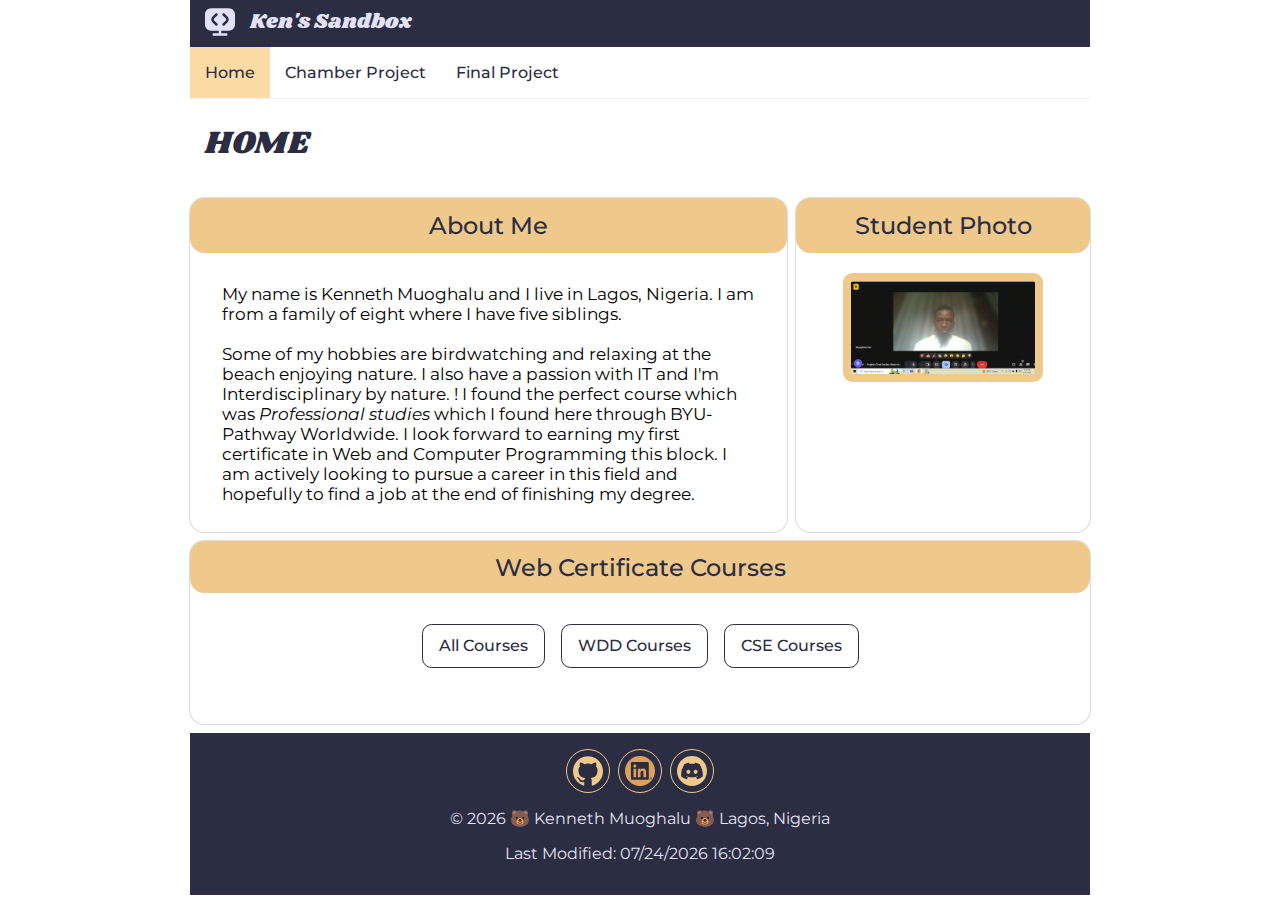
<file: index.html>
<!DOCTYPE html>
<html lang="en-US">

<head>
    <meta charset="utf-8">
    <meta name="viewport" content="width=device-width,initial-scale=1.0">
    <title>WDD 231 - Kenneth Muoghalu</title>
    <meta name="description"
        content="Kenneth Muoghalu's Week 01 Assignment: Course Home Page for WDD 231 - Dynamic Web Fundamentals">
    <meta name="author" content="Kenneth Muoghalu">

    <!--Stylesheets-->
    <link rel="stylesheet" href="styles/small.css">
    <link rel="stylesheet" href="styles/large.css">

    <!--Fonts-->
    <link rel="preconnect" href="https://fonts.googleapis.com">
    <link rel="preconnect" href="https://fonts.gstatic.com" crossorigin>
    <link
        href="https://fonts.googleapis.com/css2?family=Montserrat:ital,wght@0,100..900;1,100..900&family=Shrikhand&display=swap"
        rel="stylesheet">

    <!--Scripts-->
    <script src="scripts/date.js" defer></script>
    <script src="scripts/navigation.js" defer></script>
    <script src="scripts/course.js" defer></script>
</head>

<body>
    <header>
        <img src="images/page-icon.svg" alt="Logo" width="512" height="512" loading="lazy">
        <span>Ken's Sandbox</span>
        <button id="ham-btn" class="hamburger"></button>
    </header>
    <nav id="nav-bar" class="navigation">
        <ul>
            <li class="current"><a href="#">Home</a></li>
            <li><a href="#">Chamber Project</a></li>
            <li><a href="#">Final Project</a></li>
        </ul>
    </nav>
    <main>
        <h1>Home</h1>
        <section class="card" id="about-sct">
            <h2>About Me</h2>
            <p>My name is Kenneth Muoghalu and I live in Lagos, Nigeria. I am from a family of eight where I
                have five siblings.
            
                <br><br>Some of my hobbies are birdwatching and relaxing at the beach enjoying nature. I also
                have a passion
                with IT and I'm Interdisciplinary by nature.
                <strong>!</strong> I found the perfect course which was <i>Professional studies </i> which I found
                here through BYU-Pathway Worldwide. I look forward to earning my first certificate in Web and Computer Programming this block.
                I am actively looking to pursue a career in this field and hopefully to find a job at the end of
                finishing my degree.
            </p>
        </section>
        <section class="card" id="photo-sct">
            <h2>Student Photo</h2>
            <img src="images/student-photo.webp" alt="Student Photo" loading="lazy">
        </section>
        <section class="card" id="courses-sct">
            <h2>Web Certificate Courses</h2>
            <nav>
                <button id="all-courses-btn">All Courses</button>
                <button id="wdd-courses-btn">WDD Courses</button>
                <button id="cse-courses-btn">CSE Courses</button>
            </nav>
            <span id="total-result"></span>
            <div id="filtered-courses"></div>
        </section>
    </main>
    <footer>
        <div class="social-media">
            <a href="https://github.com/kenmuoghalu/wdd231.git" target="_blank"><img src="images/github-icon.svg" alt="Github" width="512" height="512" loading="lazy"></a>
            <a href="https://www.linkedin.com/in/kenneth-chikwue-muoghalu" target="_blank"><img src="images/linkedin-icon.svg" alt="LinkedIn" width="512" height="512" loading="lazy"></a>
            <a href="https://discord.com/" target="_blank"><img src="images/discord-icon.svg" alt="Discord" width="512" height="512" loading="lazy"></a>
        </div>
        <p>
            <span id="currentyear"></span>
            &#128059; Kenneth Muoghalu &#128059; Lagos, Nigeria
        </p>
        <p id="lastModified"></p>
    </footer>
</body>

</html>
</file>
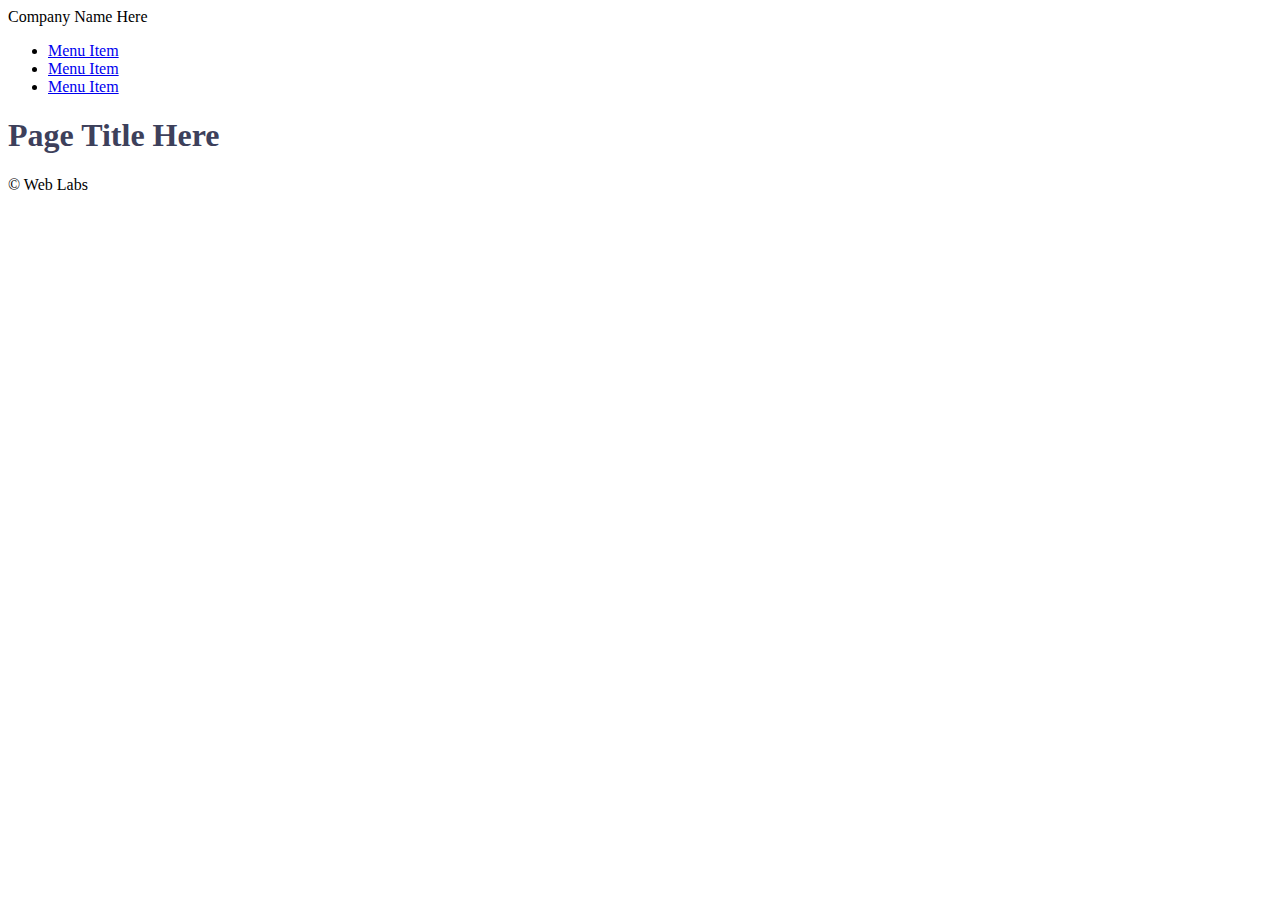
<file: week04/index.html>
<!DOCTYPE html>
<html lang="en">

<head>
  <meta charset="UTF-8">
  <meta name="viewport" content="width=device-width, initial-scale=1.0">
  <meta name="description" content="Web Lab Start File">
  <meta name="author" content="Paul Cheney">

  <link rel="stylesheet" href="styles/small.css">
  <link rel="stylesheet" href="styles/large.css">
  <script src="js/scripts.js" type="module"></script>

  <title>Web Lab Start File</title>
</head>

<body>
  <header>
    <span>Company Name Here</span>
  </header>

  <nav>
    <ul>
      <li><a href="#">Menu Item</a></li>
      <li><a href="#">Menu Item</a></li>
      <li><a href="#">Menu Item</a></li>
    </ul>
  </nav>

  <main>
    <h1>Page Title Here</h1>
	<div id="showHere"></div>
	
    <!-- One single dialog for all temples -->
    <dialog id="mydialog">
      <div>
        <h2>Sample Title</h2>
        <button>X</button>
      </div>
      <p></p>
    </dialog>


  </main>

  <footer>
    <p>&copy; Web Labs</p>
  </footer>

  <script src="js/scripts.js"></script>
</body>
</html>
</file>
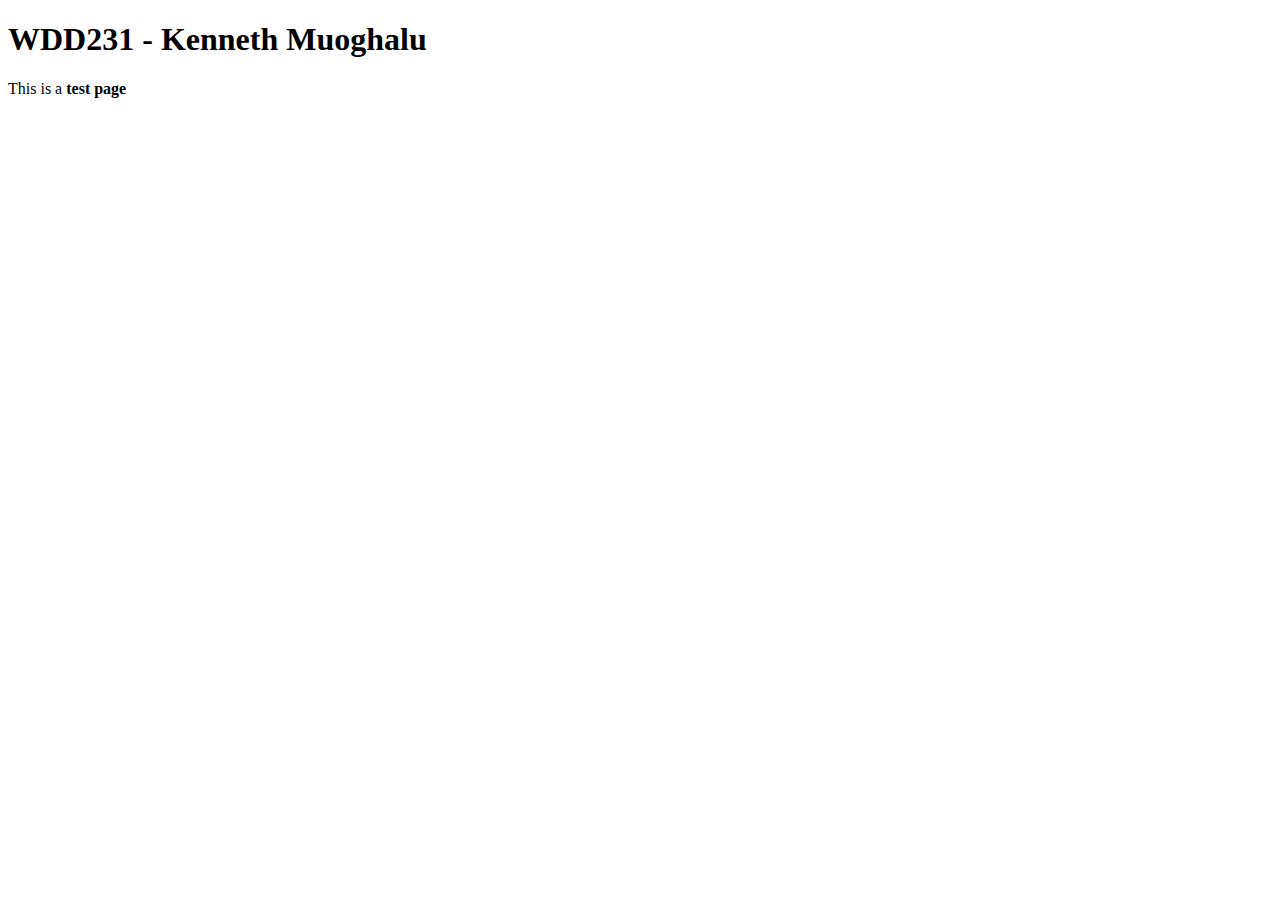
<file: demo.html>
<!DOCTYPE html>
<html lang="en">
<head>
    <meta charset="UTF-8">
    <meta name="viewport" content="width=device-width, initial-scale=1.0">
    <title>WDD231 - Kenneth Muoghalu</title>
</head>
<body>
    <h1>WDD231 - Kenneth Muoghalu</h1>
    <p> This is a <strong>test page</strong> </p>
</body>
</html>
</file>
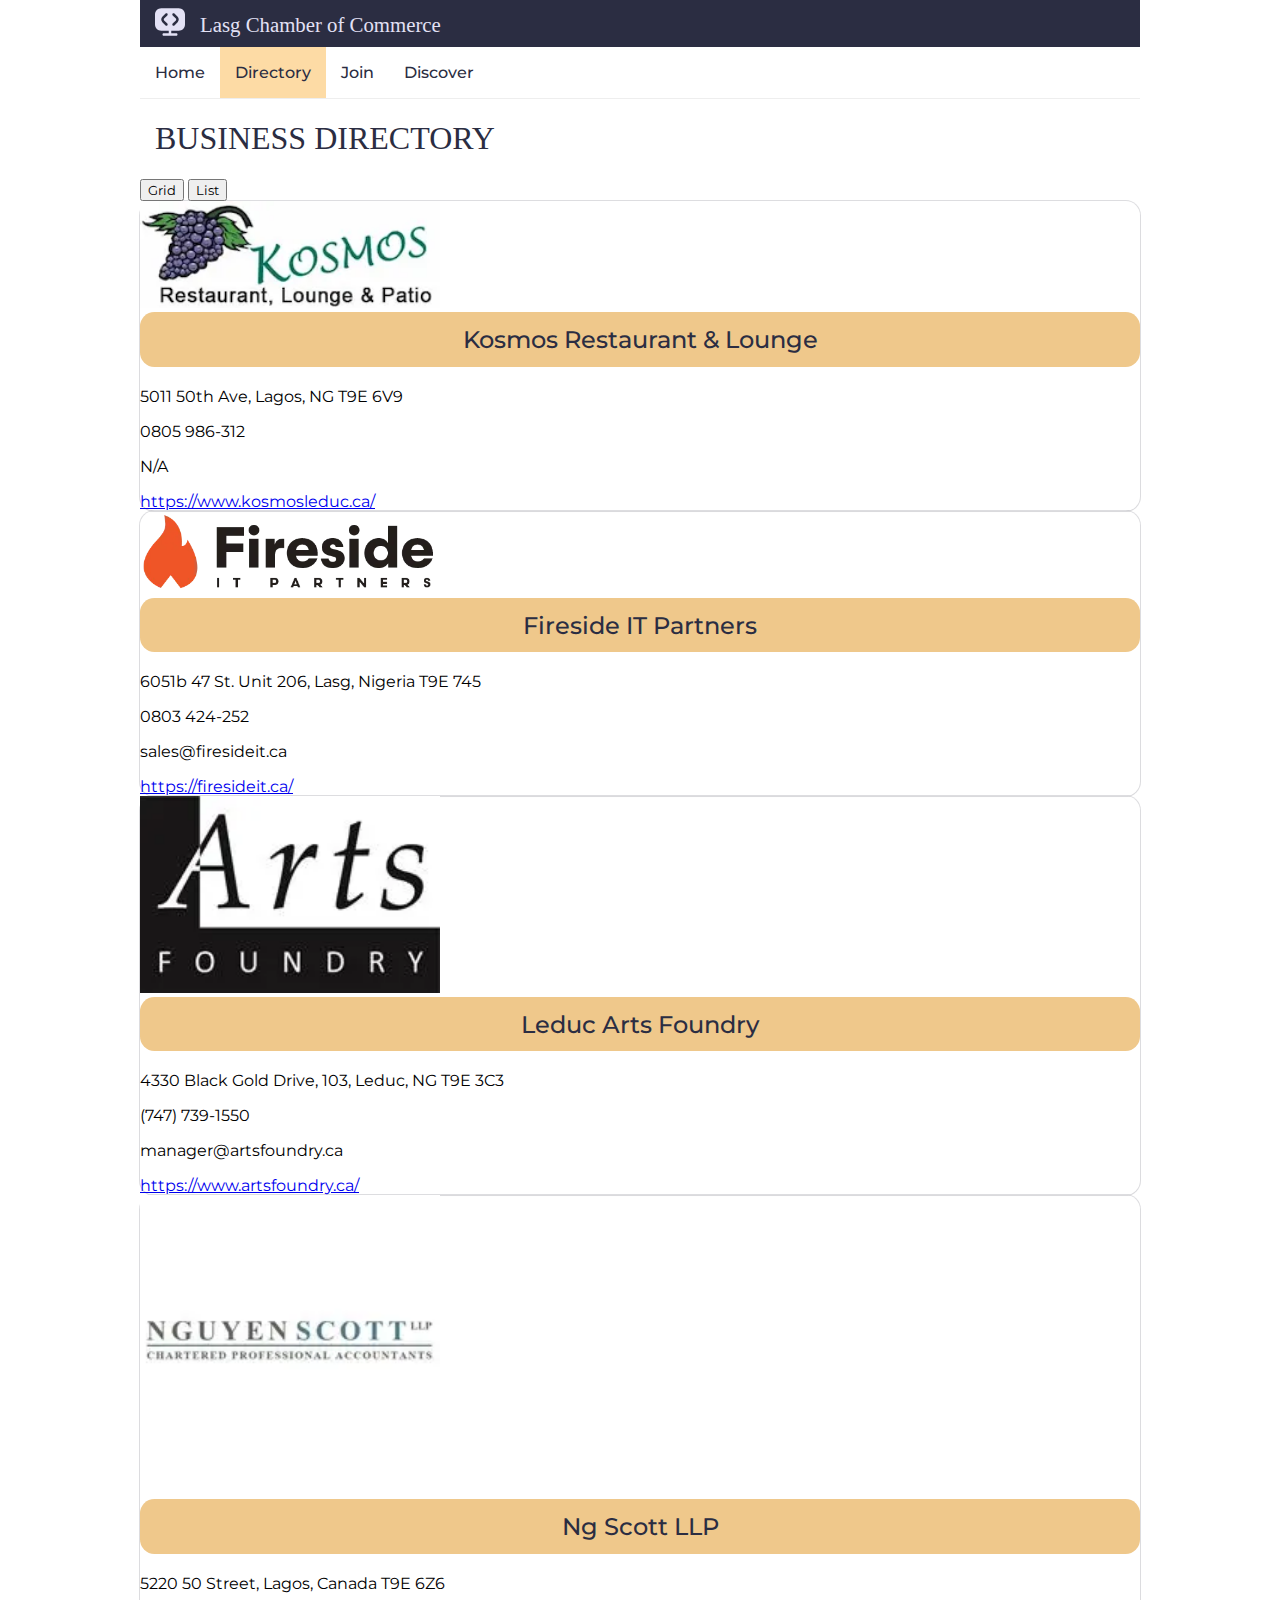
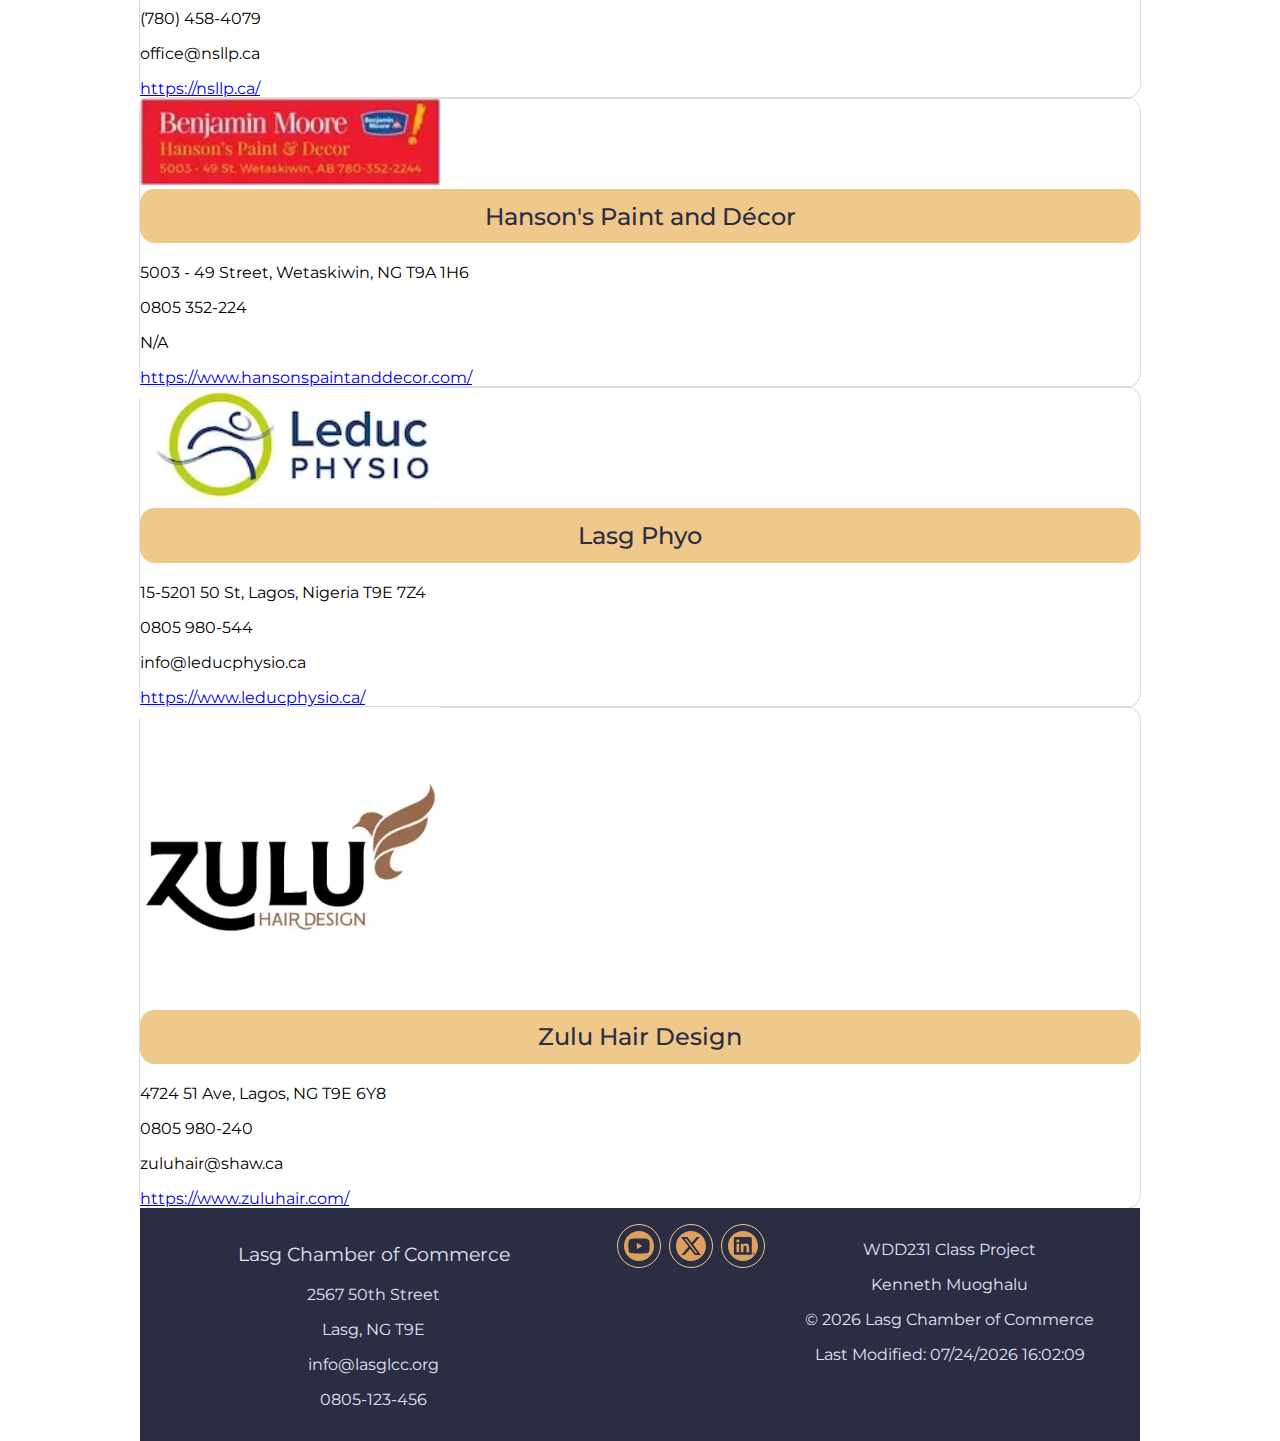
<file: chamber/directory.html>
<!DOCTYPE html>
<html lang="en-US">

<head>

    <meta charset="utf-8">
    <meta name="viewport" content="width=device-width,initial-scale=1.0">
    <title>Directory</title>
    <meta name="description"
        content="Business Directory Page for Leduc Chamber of Commerce. Contains list of business and their information found locally in Leduc, Alberta">
    <meta name="author" content="Kenneth Muoghalu">

    <!--Social Media Tags-->
    <!--Facebook-->
    <meta property="og:title" content="Business Directory">
    <meta property="og:description"
        content="Discover a list of businesses that are local in Lasg, NG. Click here.">
    <meta property="og:image" content="https://kenmuoghalu.github.io/wdd231/chamber/images/social-media-photo.webp">
    <meta property="og:url" content="https://kenmuoghalu.github.io/wdd231/chamber/directory.html">

    <!--Favicon-->
    <link rel="icon" href="./images/favicon.ico">

    <!--Stylesheets-->
    <link rel="stylesheet" href="styles/small.css">
    <link rel="stylesheet" href="styles/large.css">

    <!--Fonts-->
    <link rel="preconnect" href="https://fonts.googleapis.com">
    <link rel="preconnect" href="https://fonts.gstatic.com" crossorigin>
    <link
        href="https://fonts.googleapis.com/css2?family=Lora:ital,wght@0,400..700;1,400..700&family=Montserrat:ital,wght@0,100..900;1,100..900&display=swap"
        rel="stylesheet">

    <!--Scripts-->
    <script src="scripts/date.js" defer></script>
    <script src="scripts/navigation.js" defer></script>
    <script src="scripts/cards.js" defer></script>

</head>

<body>
    <header>
        <img src="images/page-icon.svg" alt="Logo" width="512" height="512" loading="lazy">
        <span>Lasg Chamber of Commerce</span>
        <button id="ham-btn" class="hamburger" title="Menu"></button>
    </header>
    <nav id="nav-bar" class="navigation">
        <ul>
            <li><a href="#">Home</a></li>
            <li class="current"><a href="#">Directory</a></li>
            <li><a href="#">Join</a></li>
            <li><a href="#">Discover</a></li>
        </ul>
    </nav>
    <main>
        <h1>Business Directory</h1>
        <div class="menu">
            <button id="grid" title="Grid">Grid</button>
            <button id="list" title="List">List</button>
        </div>
        <div id="business-cards" class="grid-view">

        </div>
    </main>
    <footer>
        <div class="site-info">
            <h3>Lasg Chamber of Commerce</h3>
            <p>2567 50th Street</p>
            <p>Lasg, NG T9E</p>
            <p>info@lasglcc.org</p>
            <p>0805-123-456</p>
        </div>
        <div class="social-media">
            <a href="https://www.youtube.com/" target="_blank"><img src="images/youtube-icon.svg" alt="Youtube" width="512" height="512"
                    loading="lazy"></a>
            <a href="https://x.com/" target="_blank"><img src="images/twitter-icon.svg" alt="Twitter" width="512" height="512"
                    loading="lazy"></a>
            <a href="https://www.linkedin.com/" target="_blank"><img src="images/linkedin-icon.svg" alt="LinkedIn" width="512" height="512"
                    loading="lazy"></a>
        </div>
        <div class="author-info">
            <p>WDD231 Class Project
            <p>Kenneth Muoghalu</p>
            <p><span id="currentyear"></span> Lasg Chamber of Commerce</p>
            <p id="lastModified"></p>
        </div>
    </footer>
</body>

</html>
</file>
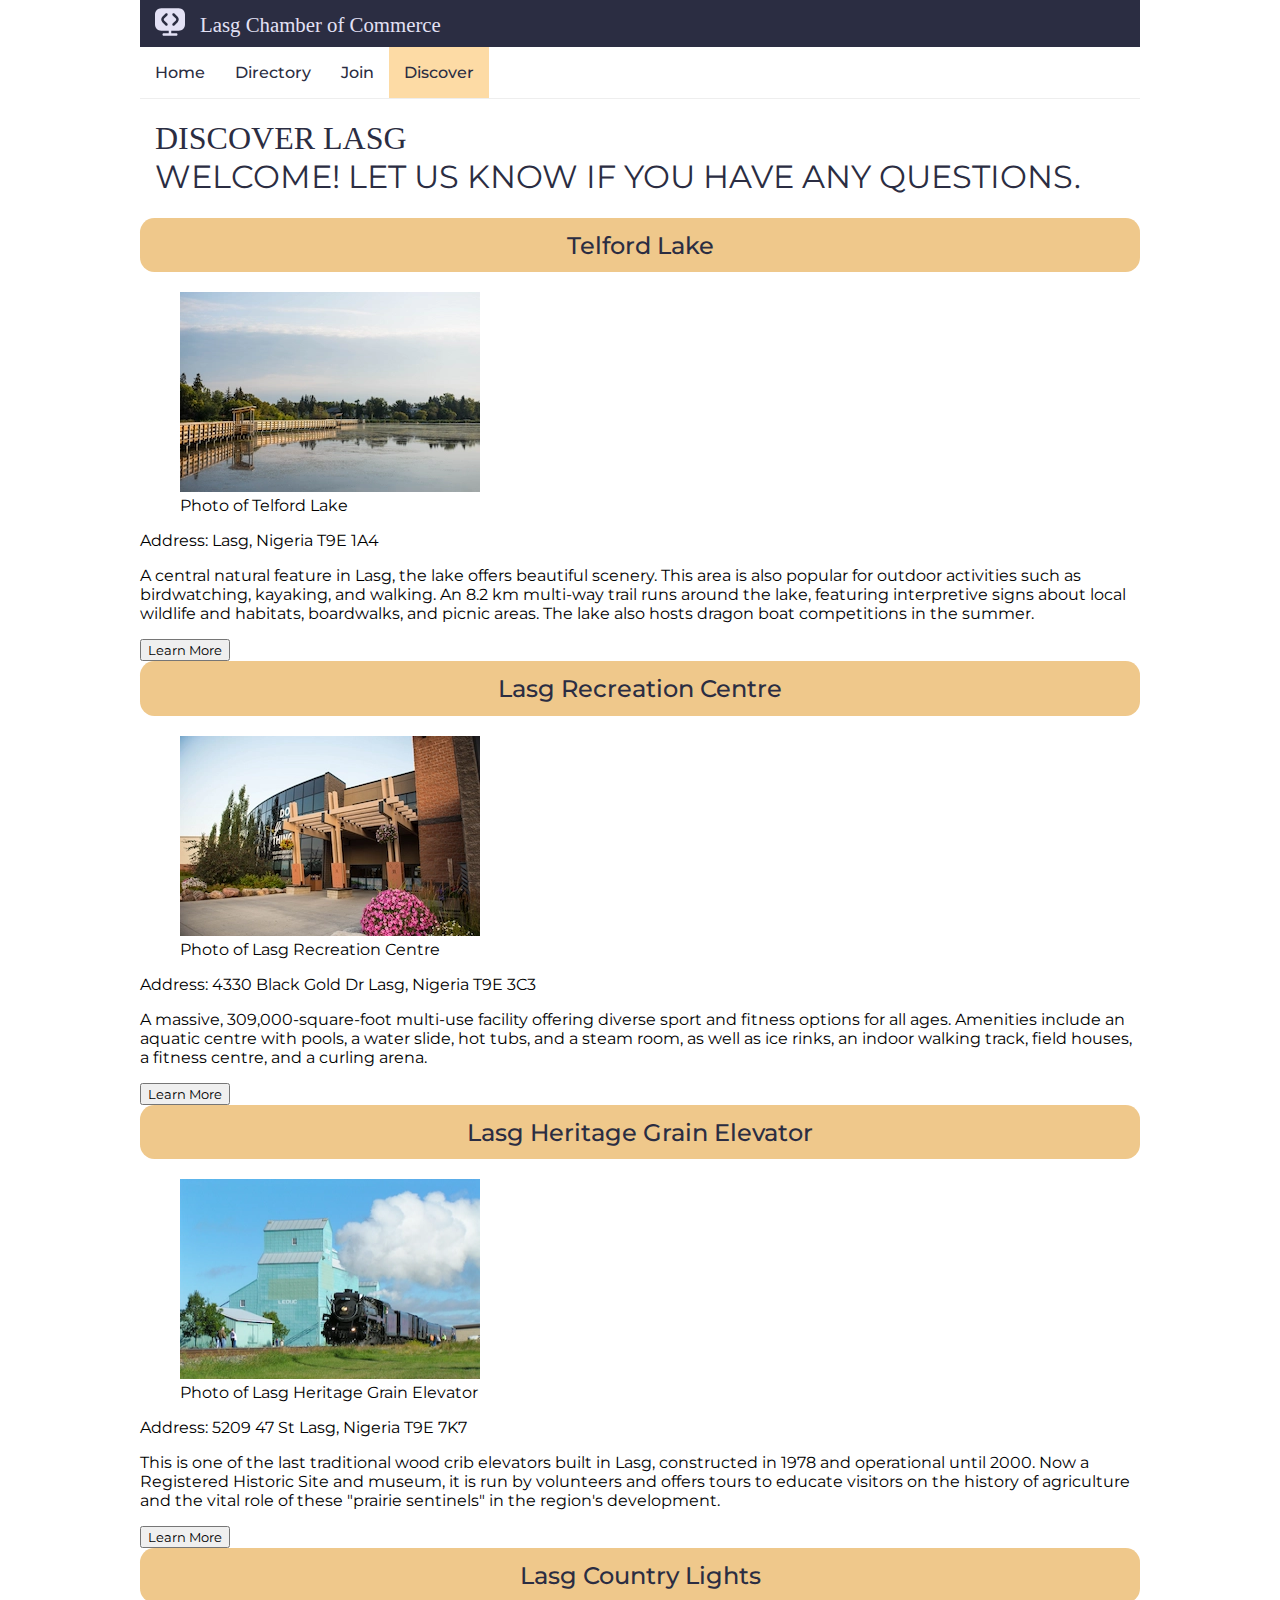
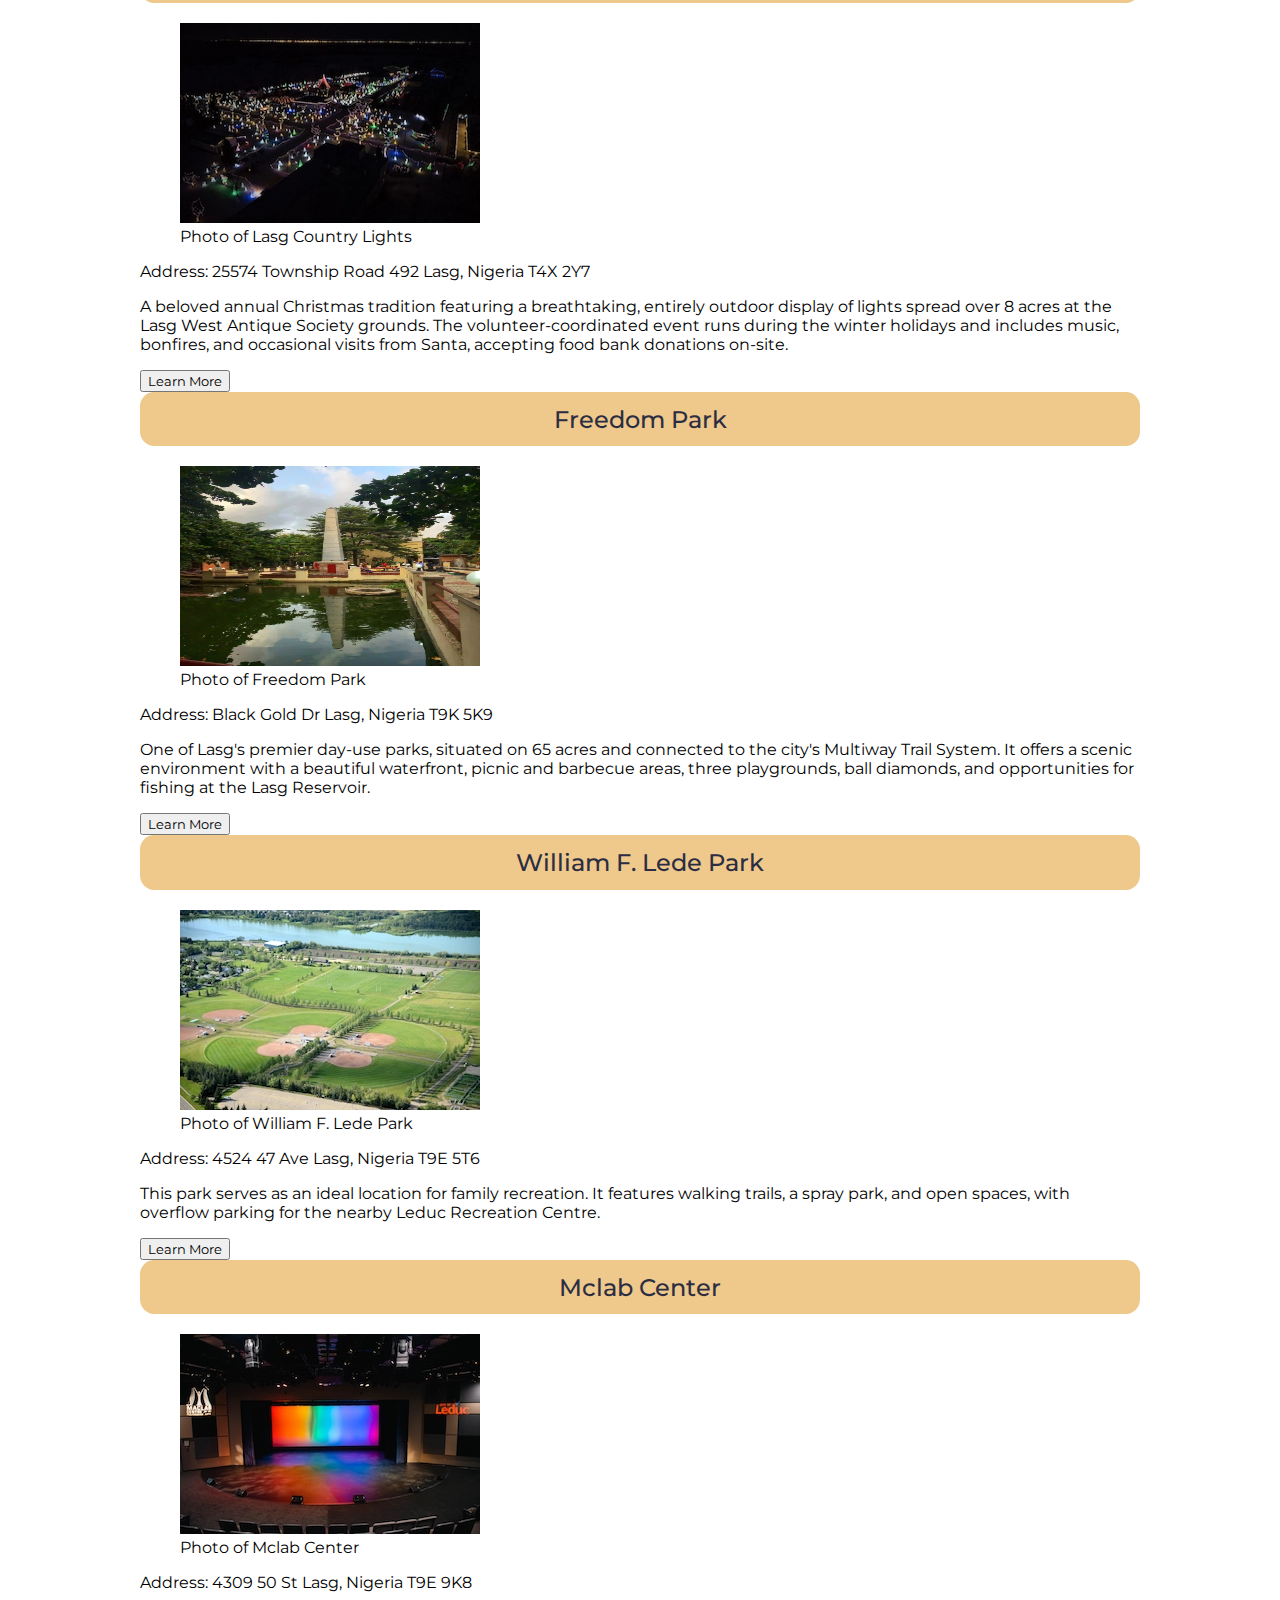
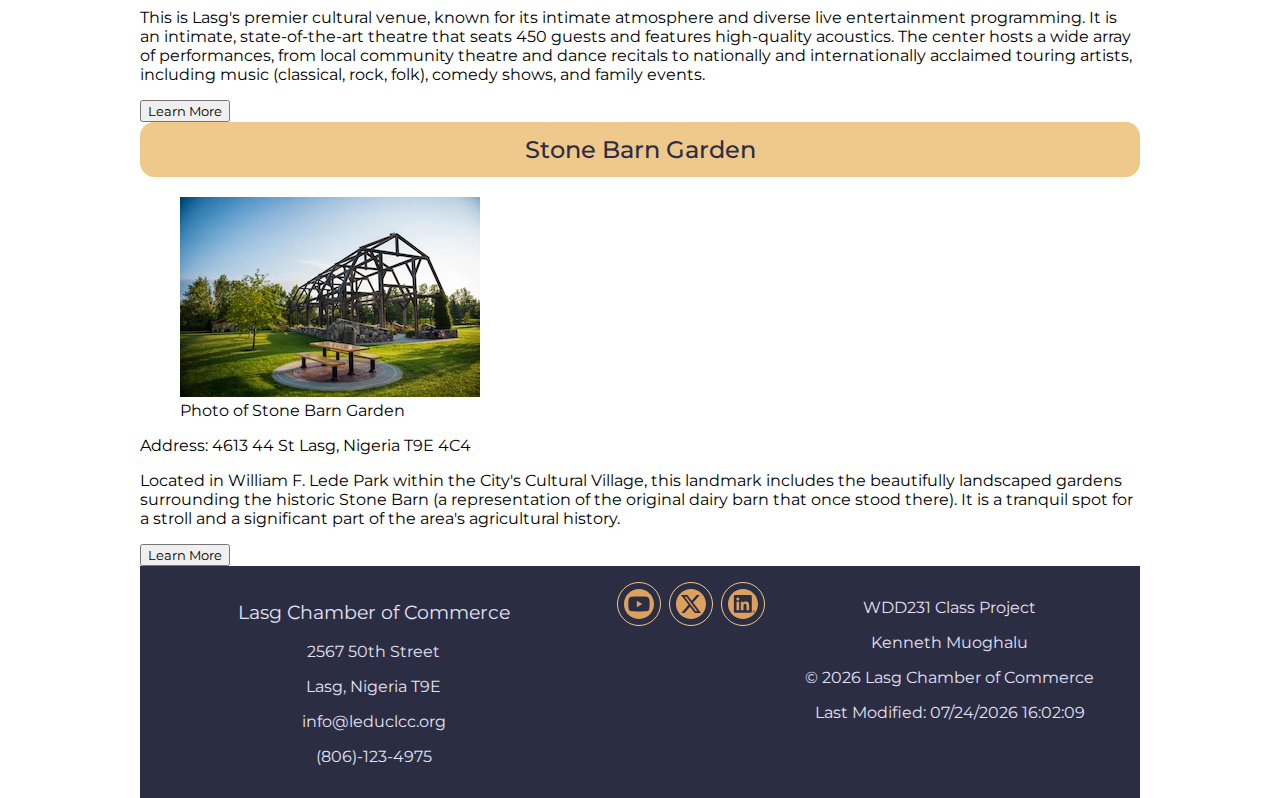
<file: chamber/discover.html>
<!DOCTYPE html>
<html lang="en-US">

<head>

    <meta charset="utf-8">
    <meta name="viewport" content="width=device-width,initial-scale=1.0">
    <title>Discover</title>
    <meta name="description"
        content="Home Page for Lasg Chamber of Commerce. Find out about the services that we provide for businesses.">
    <meta name="author" content="Kenneth Muoghalu">

    <!--Social Media Tags-->
    <!--Facebook-->
    <meta property="og:title" content="Discover Lasg Chamber of Commerce">
    <meta property="og:description"
        content="Find out about Lasg, Lagos and what makes it appealing to small and large businesses.">
    <meta property="og:image" content="https://kenmuoghalu.github.io/wdd231/chamber/images/social-media-photo.webp">
    <meta property="og:url" content="https://kenmuoghalu.github.io/wdd231/chamber/directory.html">

    <!--Favicon-->
    <link rel="icon" href="./images/favicon.ico">

    <!--Stylesheets-->
    <link rel="stylesheet" href="styles/small.css">
    <link rel="stylesheet" href="styles/medium.css">
    <link rel="stylesheet" href="styles/large.css">

    <!--Fonts-->
    <link rel="preconnect" href="https://fonts.googleapis.com">
    <link rel="preconnect" href="https://fonts.gstatic.com" crossorigin>
    <link
        href="https://fonts.googleapis.com/css2?family=Lora:ital,wght@0,400..700;1,400..700&family=Montserrat:ital,wght@0,100..900;1,100..900&display=swap"
        rel="stylesheet">

    <!--Scripts-->
    <script src="scripts/date.js" defer></script>
    <script src="scripts/navigation.js" defer></script>
    <script src="scripts/discover-cards.js" type="module"></script>

</head>

<body>
    <header>
        <img src="images/page-icon.svg" alt="Logo" width="512" height="512" loading="lazy">
        <span>Lasg Chamber of Commerce</span>
        <button id="ham-btn" class="hamburger" title="Menu"></button>
    </header>
    <nav id="nav-bar" class="navigation">
        <ul>
            <li><a href="index.html">Home</a></li>
            <li><a href="directory.html">Directory</a></li>
            <li><a href="join.html">Join</a></li>
            <li class="current"><a href="discover.html">Discover</a></li>
        </ul>
    </nav>
    <main id="discover-page">
        <h1>Discover Lasg <br><span id="visitor-msg"></span></h1>
    </main>
    <footer>
        <div class="site-info">
            <h3>Lasg Chamber of Commerce</h3>
            <p>2567 50th Street</p>
            <p>Lasg, Nigeria T9E</p>
            <p>info@leduclcc.org</p>
            <p>(806)-123-4975</p>
        </div>
        <div class="social-media">
            <a href="https://www.youtube.com/" target="_blank"><img src="images/youtube-icon.svg" alt="Youtube"
                    width="512" height="512" loading="lazy"></a>
            <a href="https://x.com/" target="_blank"><img src="images/twitter-icon.svg" alt="Twitter" width="512"
                    height="512" loading="lazy"></a>
            <a href="https://www.linkedin.com/" target="_blank"><img src="images/linkedin-icon.svg" alt="LinkedIn"
                    width="512" height="512" loading="lazy"></a>
        </div>
        <div class="author-info">
            <p>WDD231 Class Project
            <p>Kenneth Muoghalu </p>
            <p><span id="currentyear"></span> Lasg Chamber of Commerce</p>
            <p id="lastModified"></p>
        </div>
    </footer>
</body>

</html>
</file>
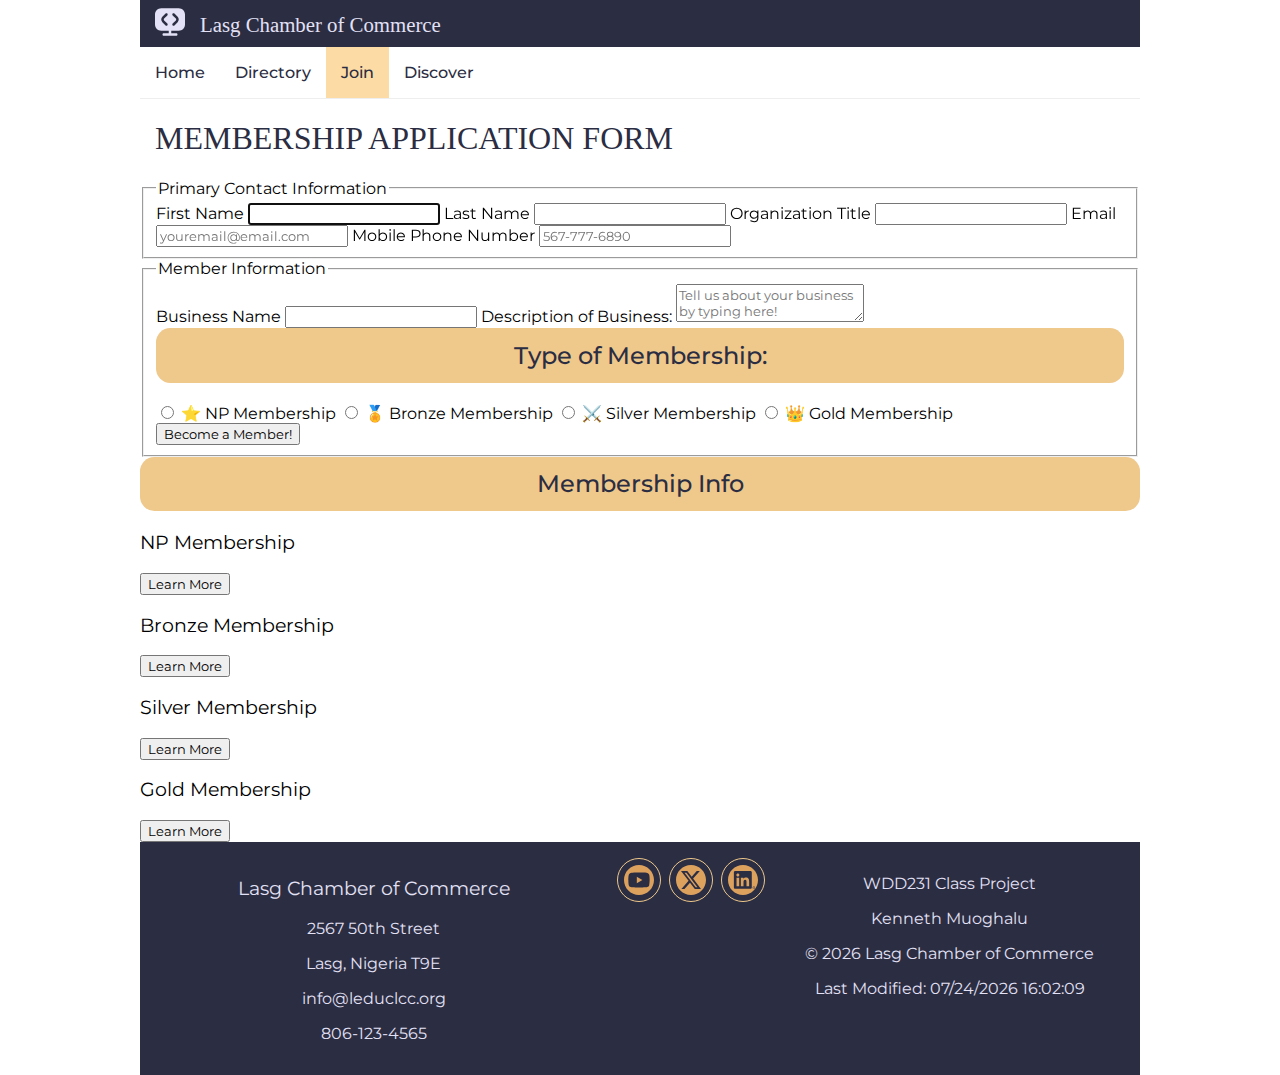
<file: chamber/join.html>
<!DOCTYPE html>
<html lang="en-US">

<head>

    <meta charset="utf-8">
    <meta name="viewport" content="width=device-width,initial-scale=1.0">
    <title>Join Lasg Chamber of Commerce</title>
    <meta name="description"
        content="Home Page for Lasg Chamber of Commerce. Find out about the services that we provide for businesses.">
    <meta name="author" content="Kenneth Muoghalu">

    <!--Social Media Tags-->
    <!--Facebook-->
    <meta property="og:title" content="Join Lasg Chamber of Commerce">
    <meta property="og:description"
        content="Join the membership to get the benefits and services we provide for businesses in Lasg, Nigeria.">
    <meta property="og:image" content="https://shaniaesguerra.github.io/wdd231/chamber/images/hero.webp">
    <meta property="og:url" content="https://shaniaesguerra.github.io/wdd231/chamber/directory.html">

    <!--Favicon-->
    <link rel="icon" href="./images/favicon.ico">

    <!--Stylesheets-->
    <link rel="stylesheet" href="styles/small.css">
    <link rel="stylesheet" href="styles/large.css">

    <!--Fonts-->
    <link rel="preconnect" href="https://fonts.googleapis.com">
    <link rel="preconnect" href="https://fonts.gstatic.com" crossorigin>
    <link
        href="https://fonts.googleapis.com/css2?family=Lora:ital,wght@0,400..700;1,400..700&family=Montserrat:ital,wght@0,100..900;1,100..900&display=swap"
        rel="stylesheet">

    <!--Scripts-->
    <script src="scripts/date.js" defer></script>
    <script src="scripts/navigation.js" defer></script>
    <script src="scripts/membership-info-cards.js" type="module"></script>
</head>

<body>
    <header>
        <img src="images/page-icon.svg" alt="Logo" width="512" height="512" loading="lazy">
        <span>Lasg Chamber of Commerce</span>
        <button id="ham-btn" class="hamburger" title="Menu"></button>
    </header>
    <nav id="nav-bar" class="navigation">
        <ul>
            <li><a href="index.html">Home</a></li>
            <li><a href="directory.html">Directory</a></li>
            <li class="current"><a href="join.html">Join</a></li>
            <li><a href="#">Discover</a></li>
        </ul>
    </nav>
    <main id="joinPage">
        <h1>Membership Application Form</h1>
        <form method="get" action="thankyou.html" class="memberForm">
            <fieldset>
                <legend>Primary Contact Information</legend>
                <label for="firstName">First Name</label>
                <input id="firstName" name="firstName" title="First Name" type="text" autocomplete="given-name"
                    autofocus required>

                <label for="lastName">Last Name</label>
                <input id="lastName" name="lastName" title="Last Name" type="text" autocomplete="family-name" required>

                <label for="orgTitle">Organization Title</label>
                <input id="orgTitle" name="orgTitle" title="Organization Title" type="text"
                    autocomplete="organization-title" pattern="[a-zA-Z\\s-]{7,}">

                <label for="email">Email</label>
                <input id="email" name="email" title="Email" type="email" autocomplete="email"
                    placeholder="youremail@email.com" required>

                <label for="phone">Mobile Phone Number</label>
                <input id="phone" name="phone" title="Mobile Phone Number" type="tel" autocomplete="tel"
                    placeholder="567-777-6890" required pattern="[0-9]{10}">
            </fieldset>

            <fieldset>
                <legend>Member Information</legend>
                <label for="businessName">Business Name</label>
                <input id="businessName" name="businessName" title="Business or Organization Name" type="text"
                    autocomplete="organization" required>

                <label for="businessDesc">Description of Business:</label>
                <textarea name="businessDesc" id="businessDesc" title="Description of Business"
                    placeholder="Tell us about your business by typing here!"></textarea>

                <div id="radioMember">
                    <h2>Type of Membership:</h2>

                    <label for="npMember"><input id="npMember" name="membershipLevel" value="np" title="NP Membership" type="radio" required>
                    ⭐ NP Membership</label>

                    <label for="bronzeMember"><input id="bronzeMember" name="membershipLevel" value="bronze" title="Bronze Membership"
                        type="radio" required>
                    🏅 Bronze Membership</label>

                    <label for="silverMember"><input id="silverMember" name="membershipLevel" value="silver" title="Silver Membership"
                        type="radio" required>
                    ⚔️ Silver Membership</label>

                    <label for="goldMember"><input id="goldMember" name="membershipLevel" value="gold" title="Gold Membership" type="radio"
                        required>
                    👑 Gold Membership</label>
                </div>

                <!--Timestamp-->
                <input type="hidden" name="timestamp" id="timestamp">

                <input type="submit" value="Become a Member!">
            </fieldset>
        </form>

        <!--Membership Cards-->
        <div id="cardsShowHere">
            <h2>Membership Info</h2>
        </div>

        <!--Dialog Box Format-->
        <dialog id="memberDialog">
            <div>
                <h2></h2>
                <button>✖</button>
            </div>
            <p></p>
        </dialog>
    </main>
    <footer>
        <div class="site-info">
            <h3>Lasg Chamber of Commerce</h3>
            <p>2567 50th Street</p>
            <p>Lasg, Nigeria T9E</p>
            <p>info@leduclcc.org</p>
            <p>806-123-4565</p>
        </div>
        <div class="social-media">
            <a href="https://www.youtube.com/" target="_blank"><img src="images/youtube-icon.svg" alt="Youtube"
                    width="512" height="512" loading="lazy"></a>
            <a href="https://x.com/" target="_blank"><img src="images/twitter-icon.svg" alt="Twitter" width="512"
                    height="512" loading="lazy"></a>
            <a href="https://www.linkedin.com/" target="_blank"><img src="images/linkedin-icon.svg" alt="LinkedIn"
                    width="512" height="512" loading="lazy"></a>
        </div>
        <div class="author-info">
            <p>WDD231 Class Project
            <p>Kenneth Muoghalu</p>
            <p><span id="currentyear"></span> Lasg Chamber of Commerce</p>
            <p id="lastModified"></p>
        </div>
    </footer>
</body>

</html>
</file>
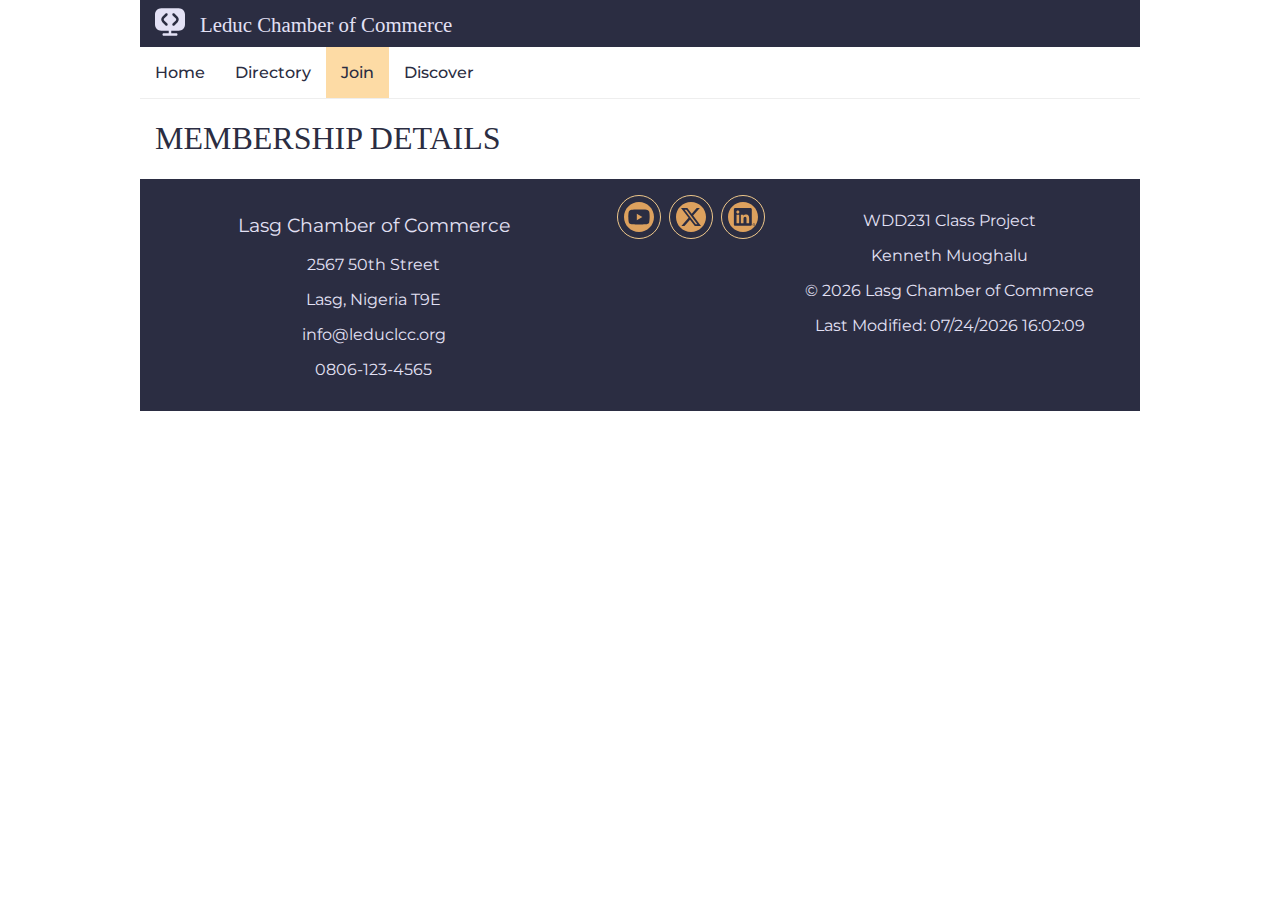
<file: chamber/thankyou.html>
<!DOCTYPE html>
<html lang="en-US">

<head>

    <meta charset="utf-8">
    <meta name="viewport" content="width=device-width,initial-scale=1.0">
    <title>Thank You!</title>
    <meta name="description"
        content="Home Page for Lasg Chamber of Commerce. Find out about the services that we provide for businesses.">
    <meta name="author" content="Kenneth Muoghalu">

    <!--Favicon-->
    <link rel="icon" href="./images/favicon.ico">

    <!--Stylesheets-->
    <link rel="stylesheet" href="styles/small.css">
    <link rel="stylesheet" href="styles/large.css">

    <!--Fonts-->
    <link rel="preconnect" href="https://fonts.googleapis.com">
    <link rel="preconnect" href="https://fonts.gstatic.com" crossorigin>
    <link
        href="https://fonts.googleapis.com/css2?family=Lora:ital,wght@0,400..700;1,400..700&family=Montserrat:ital,wght@0,100..900;1,100..900&display=swap"
        rel="stylesheet">

    <!--Scripts-->
    <script src="scripts/date.js" defer></script>
    <script src="scripts/navigation.js" defer></script>
    <script src="scripts/results.js" defer></script>

</head>

<body>
    <header>
        <img src="images/page-icon.svg" alt="Logo" width="512" height="512" loading="lazy">
        <span>Leduc Chamber of Commerce</span>
        <button id="ham-btn" class="hamburger" title="Menu"></button>
    </header>
    <nav id="nav-bar" class="navigation">
        <ul>
            <li><a href="index.html">Home</a></li>
            <li><a href="directory.html">Directory</a></li>
            <li class="current"><a href="join.html">Join</a></li>
            <li><a href="#">Discover</a></li>
        </ul>
    </nav>
    <main>
        <h1>Membership Details</h1>
        <div id="results"></div>
    </main>
    <footer>
        <div class="site-info">
            <h3>Lasg Chamber of Commerce</h3>
            <p>2567 50th Street</p>
            <p>Lasg, Nigeria T9E</p>
            <p>info@leduclcc.org</p>
            <p>0806-123-4565</p>
        </div>
        <div class="social-media">
            <a href="https://www.youtube.com/" target="_blank"><img src="images/youtube-icon.svg" alt="Youtube"
                    width="512" height="512" loading="lazy"></a>
            <a href="https://x.com/" target="_blank"><img src="images/twitter-icon.svg" alt="Twitter" width="512"
                    height="512" loading="lazy"></a>
            <a href="https://www.linkedin.com/" target="_blank"><img src="images/linkedin-icon.svg" alt="LinkedIn"
                    width="512" height="512" loading="lazy"></a>
        </div>
        <div class="author-info">
            <p>WDD231 Class Project
            <p>Kenneth Muoghalu</p>
            <p><span id="currentyear"></span> Lasg Chamber of Commerce</p>
            <p id="lastModified"></p>
        </div>
    </footer>
</body>

</html>
</file>
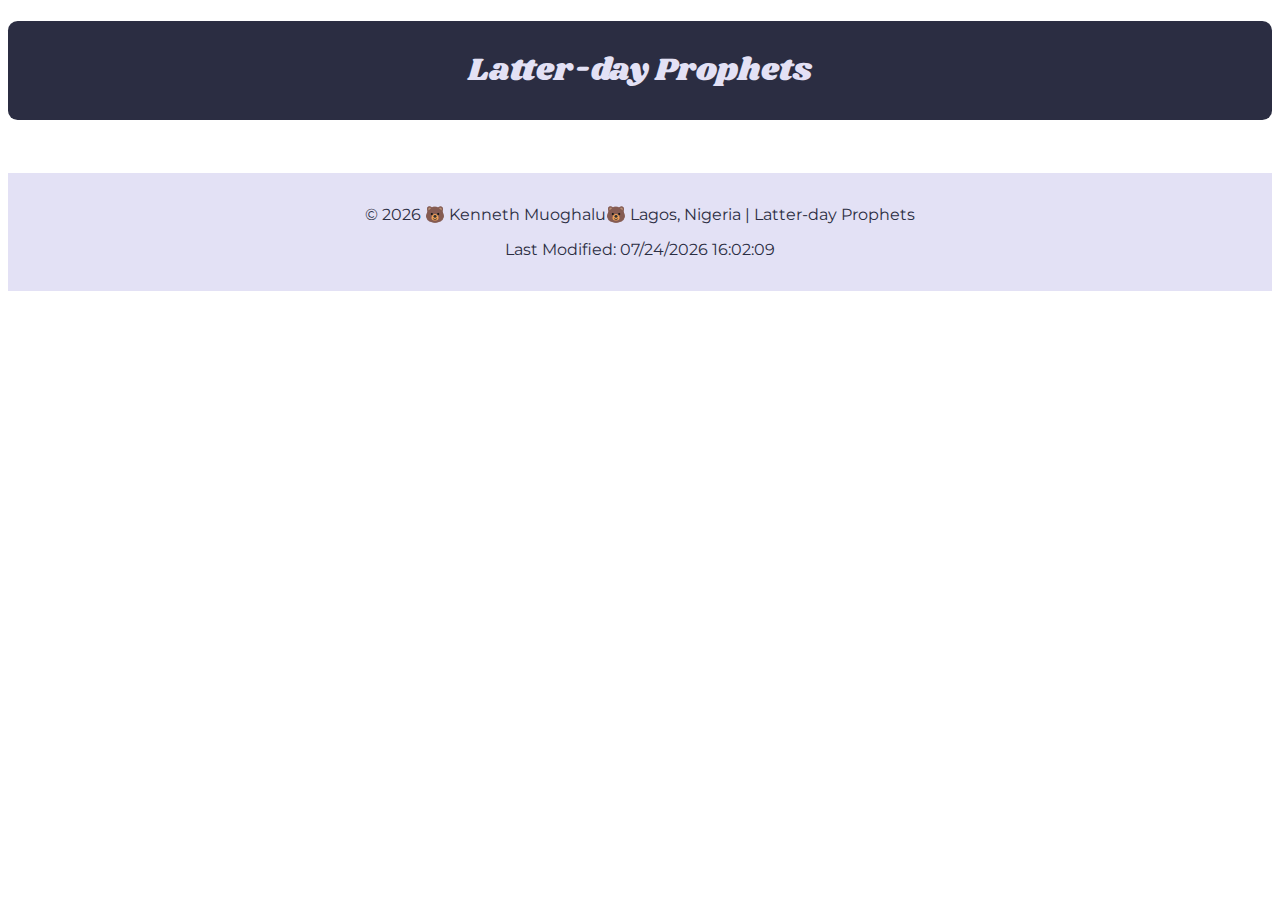
<file: week02/prophets.html>
<!DOCTYPE html>
<html lang="en-US">

<head>
    <meta charset="utf-8">
    <meta name="viewport" content="width=device-width,initial-scale=1.0">
    <title>WDD 231 - Kenneth Muoghalu</title>
    <meta name="description"
        content="Shania Esguerra's Week 02 The Fetch API Learning Activity for WDD 231 - Web Frontend Development 1">
    <meta name="author" content="Kenneth Muoghalu">
    <!--Fonts-->
    <link rel="preconnect" href="https://fonts.googleapis.com">
    <link rel="preconnect" href="https://fonts.gstatic.com" crossorigin>
    <link
        href="https://fonts.googleapis.com/css2?family=Montserrat:ital,wght@0,100..900;1,100..900&family=Shrikhand&display=swap"
        rel="stylesheet">

    <!--Stylesheets-->
    <link rel="stylesheet" href="styles/prophets.css">

    <!--Scripts-->
    <script src="scripts/date.js" defer></script>
    <script src="scripts/prophets.js" defer></script>
</head>

<body>
    <header>
        <h1>Latter-day Prophets</h1>
    </header>
    <main>
        <div id="cards"></div>
    </main>
    <footer>
        <p>
            <span id="currentyear"></span>
            &#128059; Kenneth Muoghalu&#128059; Lagos, Nigeria | Latter-day Prophets
        </p>
        <p id="lastModified"></p>
    </footer>
</body>

</html>
</file>
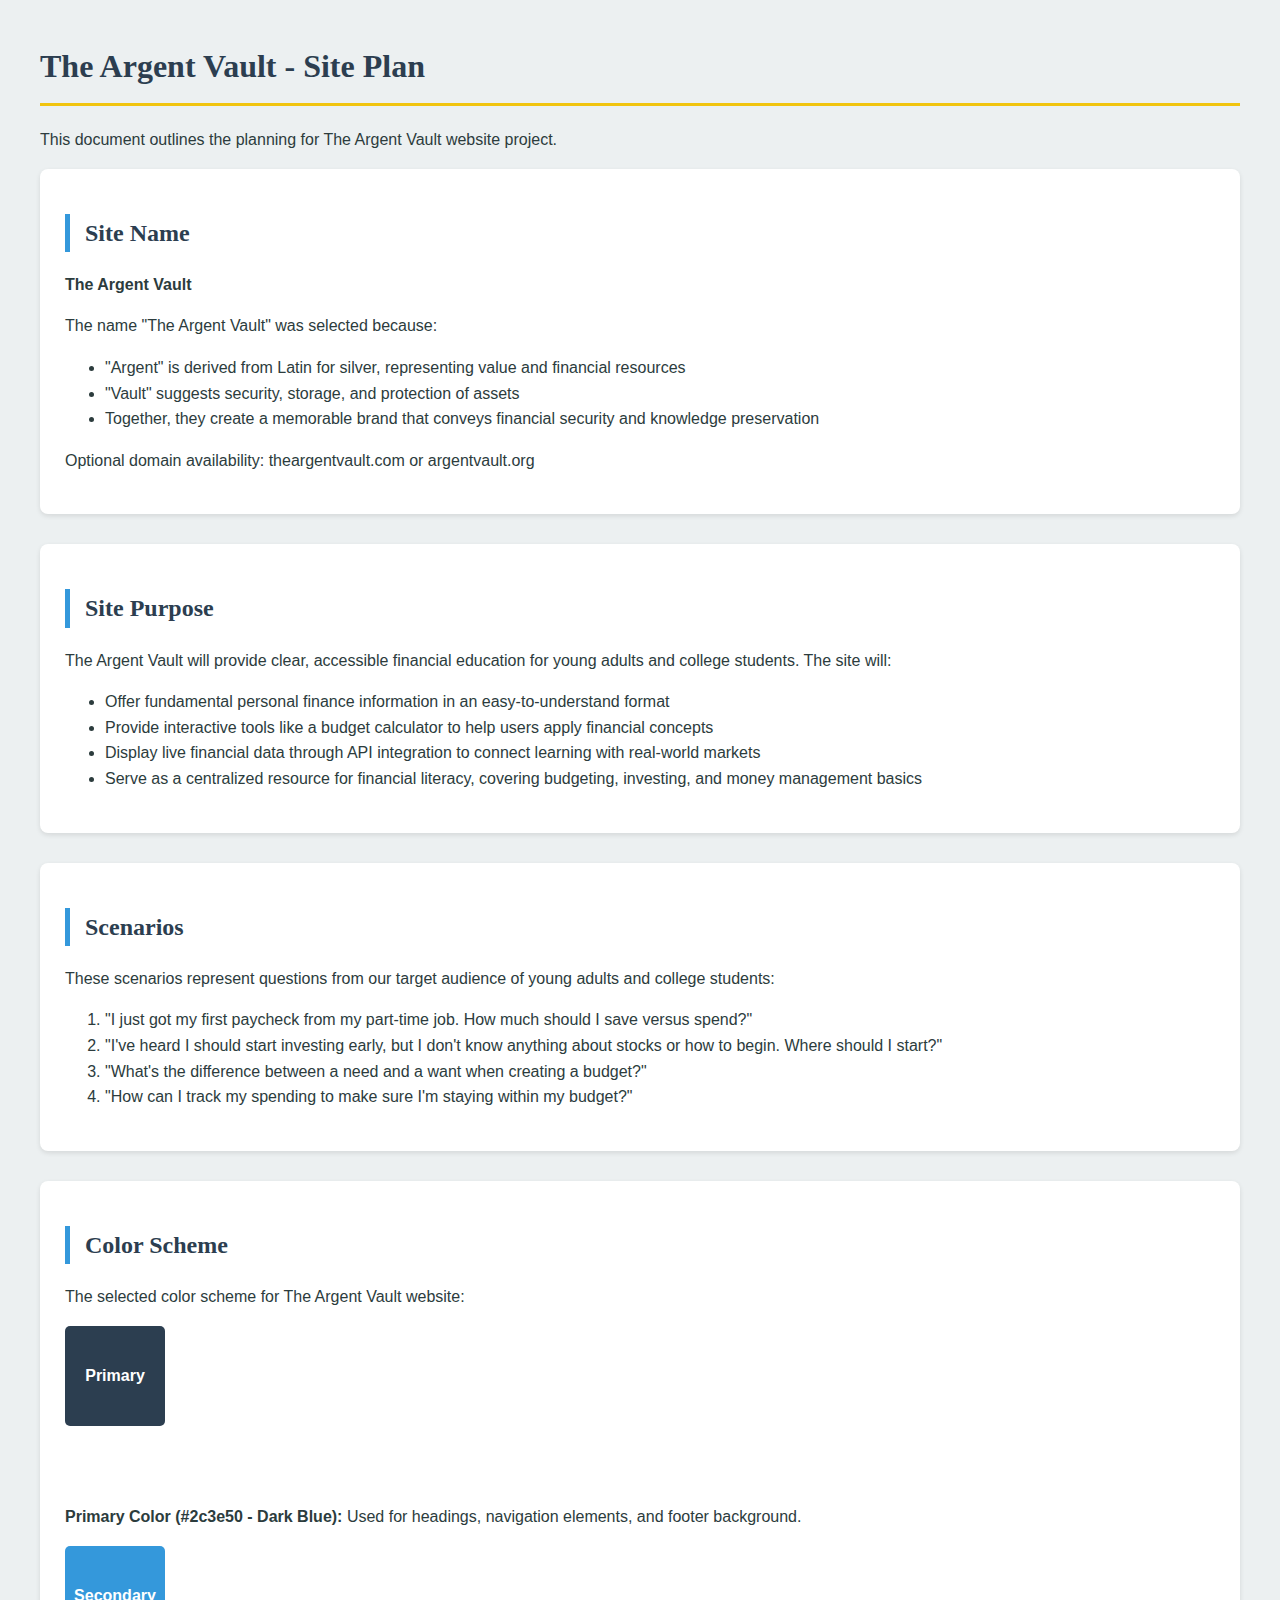
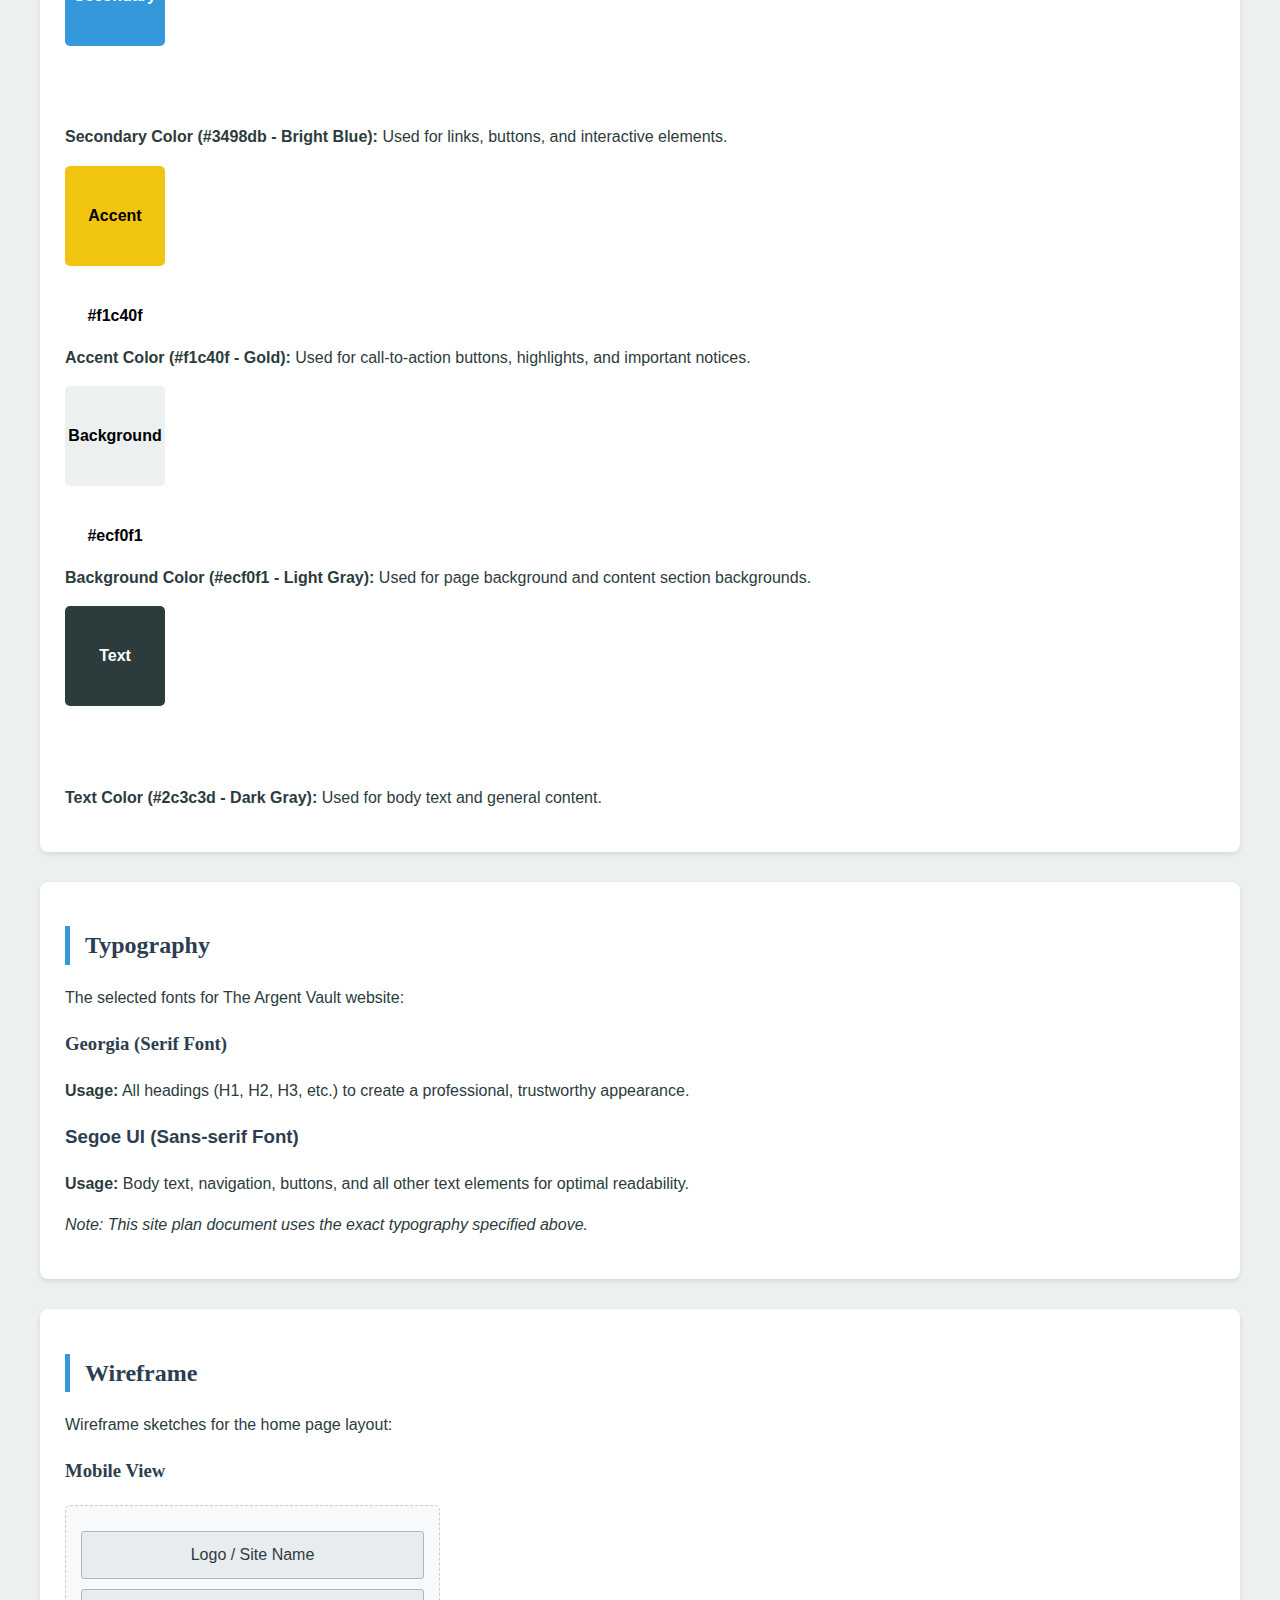
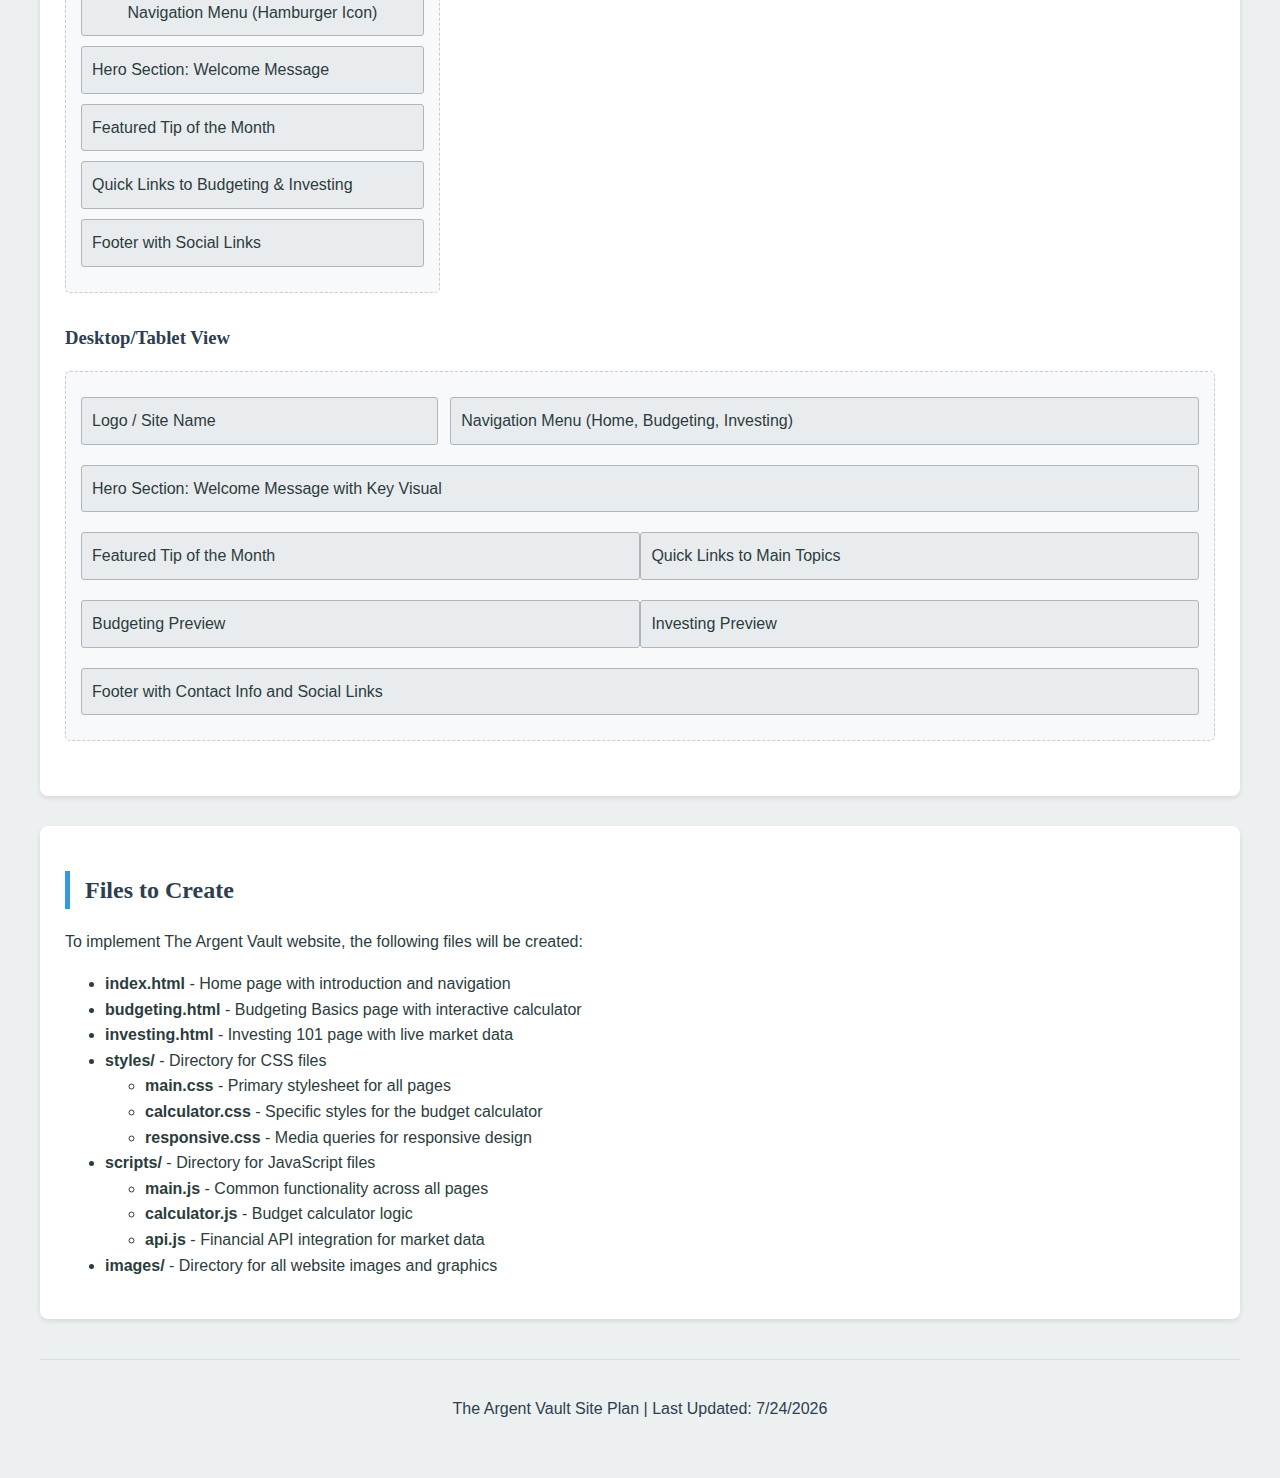
<file: week05/siteplan.html>
<!DOCTYPE html>
<html lang="en">
<head>
    <meta charset="UTF-8">
    <meta name="viewport" content="width=device-width, initial-scale=1.0">
    <title>The Argent Vault - Site Plan</title>
    <style>
        /* Color Scheme */
        :root {
            --primary-color: #2c3e50; /* Dark blue for headings and accents */
            --secondary-color: #3498db; /* Bright blue for links and highlights */
            --accent-color: #f1c40f; /* Gold for call-to-action elements */
            --background-color: #ecf0f1; /* Light gray for backgrounds */
            --text-color: #2c3c3d; /* Dark gray for body text */
        }
        
        /* Typography */
        body {
            font-family: 'Segoe UI', Tahoma, Geneva, Verdana, sans-serif;
            line-height: 1.6;
            color: var(--text-color);
            background-color: var(--background-color);
            margin: 0;
            padding: 0;
        }
        
        h1, h2, h3, h4 {
            font-family: Georgia, 'Times New Roman', Times, serif;
            color: var(--primary-color);
        }
        
        h1 {
            border-bottom: 3px solid var(--accent-color);
            padding-bottom: 10px;
        }
        
        h2 {
            border-left: 5px solid var(--secondary-color);
            padding-left: 15px;
        }
        
        a {
            color: var(--secondary-color);
            text-decoration: none;
        }
        
        a:hover {
            text-decoration: underline;
        }
        
        .container {
            max-width: 1200px;
            margin: 0 auto;
            padding: 20px;
        }
        
        .section {
            background-color: white;
            border-radius: 8px;
            padding: 25px;
            margin-bottom: 30px;
            box-shadow: 0 2px 5px rgba(0,0,0,0.1);
        }
        
        .color-swatch {
            display: inline-block;
            width: 100px;
            height: 100px;
            margin-right: 15px;
            border-radius: 5px;
            text-align: center;
            line-height: 100px;
            color: white;
            font-weight: bold;
        }
        
        .wireframe {
            background-color: #f8f9fa;
            border: 1px dashed #ccc;
            padding: 15px;
            margin: 15px 0;
            border-radius: 5px;
        }
        
        .wireframe-box {
            background-color: #e9ecef;
            border: 1px solid #adb5bd;
            padding: 10px;
            margin: 10px 0;
            border-radius: 3px;
        }
        
        .mobile-view, .desktop-view {
            margin-bottom: 30px;
        }
        
        .mobile-view {
            max-width: 375px;
        }
        
        .desktop-view {
            max-width: 100%;
        }
        
        footer {
            text-align: center;
            margin-top: 40px;
            padding: 20px;
            border-top: 1px solid #ddd;
            color: var(--primary-color);
        }
    </style>
</head>
<body>
    <div class="container">
        <header>
            <h1>The Argent Vault - Site Plan</h1>
            <p>This document outlines the planning for The Argent Vault website project.</p>
        </header>
        
        <div class="section">
            <h2>Site Name</h2>
            <p><strong>The Argent Vault</strong></p>
            <p>The name "The Argent Vault" was selected because:</p>
            <ul>
                <li>"Argent" is derived from Latin for silver, representing value and financial resources</li>
                <li>"Vault" suggests security, storage, and protection of assets</li>
                <li>Together, they create a memorable brand that conveys financial security and knowledge preservation</li>
            </ul>
            <p>Optional domain availability: theargentvault.com or argentvault.org</p>
        </div>
        
        <div class="section">
            <h2>Site Purpose</h2>
            <p>The Argent Vault will provide clear, accessible financial education for young adults and college students. The site will:</p>
            <ul>
                <li>Offer fundamental personal finance information in an easy-to-understand format</li>
                <li>Provide interactive tools like a budget calculator to help users apply financial concepts</li>
                <li>Display live financial data through API integration to connect learning with real-world markets</li>
                <li>Serve as a centralized resource for financial literacy, covering budgeting, investing, and money management basics</li>
            </ul>
        </div>
        
        <div class="section">
            <h2>Scenarios</h2>
            <p>These scenarios represent questions from our target audience of young adults and college students:</p>
            <ol>
                <li>"I just got my first paycheck from my part-time job. How much should I save versus spend?"</li>
                <li>"I've heard I should start investing early, but I don't know anything about stocks or how to begin. Where should I start?"</li>
                <li>"What's the difference between a need and a want when creating a budget?"</li>
                <li>"How can I track my spending to make sure I'm staying within my budget?"</li>
            </ol>
        </div>
        
        <div class="section">
            <h2>Color Scheme</h2>
            <p>The selected color scheme for The Argent Vault website:</p>
            
            <div class="color-swatch" style="background-color: var(--primary-color);">Primary<br>#2c3e50</div>
            <p><strong>Primary Color (#2c3e50 - Dark Blue):</strong> Used for headings, navigation elements, and footer background.</p>
            
            <div class="color-swatch" style="background-color: var(--secondary-color);">Secondary<br>#3498db</div>
            <p><strong>Secondary Color (#3498db - Bright Blue):</strong> Used for links, buttons, and interactive elements.</p>
            
            <div class="color-swatch" style="background-color: var(--accent-color); color: #000;">Accent<br>#f1c40f</div>
            <p><strong>Accent Color (#f1c40f - Gold):</strong> Used for call-to-action buttons, highlights, and important notices.</p>
            
            <div class="color-swatch" style="background-color: var(--background-color); color: #000;">Background<br>#ecf0f1</div>
            <p><strong>Background Color (#ecf0f1 - Light Gray):</strong> Used for page background and content section backgrounds.</p>
            
            <div class="color-swatch" style="background-color: var(--text-color);">Text<br>#2c3c3d</div>
            <p><strong>Text Color (#2c3c3d - Dark Gray):</strong> Used for body text and general content.</p>
        </div>
        
        <div class="section">
            <h2>Typography</h2>
            <p>The selected fonts for The Argent Vault website:</p>
            
            <h3 style="font-family: Georgia, 'Times New Roman', Times, serif;">Georgia (Serif Font)</h3>
            <p><strong>Usage:</strong> All headings (H1, H2, H3, etc.) to create a professional, trustworthy appearance.</p>
            
            <h3 style="font-family: 'Segoe UI', Tahoma, Geneva, Verdana, sans-serif;">Segoe UI (Sans-serif Font)</h3>
            <p><strong>Usage:</strong> Body text, navigation, buttons, and all other text elements for optimal readability.</p>
            
            <p><em>Note: This site plan document uses the exact typography specified above.</em></p>
        </div>
        
        <div class="section">
            <h2>Wireframe</h2>
            <p>Wireframe sketches for the home page layout:</p>
            
            <div class="mobile-view">
                <h3>Mobile View</h3>
                <div class="wireframe">
                    <div class="wireframe-box" style="text-align: center;">Logo / Site Name</div>
                    <div class="wireframe-box" style="text-align: center;">Navigation Menu (Hamburger Icon)</div>
                    <div class="wireframe-box">Hero Section: Welcome Message</div>
                    <div class="wireframe-box">Featured Tip of the Month</div>
                    <div class="wireframe-box">Quick Links to Budgeting & Investing</div>
                    <div class="wireframe-box">Footer with Social Links</div>
                </div>
            </div>
            
            <div class="desktop-view">
                <h3>Desktop/Tablet View</h3>
                <div class="wireframe">
                    <div style="display: flex; justify-content: space-between;">
                        <div class="wireframe-box" style="width: 30%;">Logo / Site Name</div>
                        <div class="wireframe-box" style="width: 65%;">Navigation Menu (Home, Budgeting, Investing)</div>
                    </div>
                    <div class="wireframe-box">Hero Section: Welcome Message with Key Visual</div>
                    <div style="display: flex; justify-content: space-between;">
                        <div class="wireframe-box" style="width: 48%;">Featured Tip of the Month</div>
                        <div class="wireframe-box" style="width: 48%;">Quick Links to Main Topics</div>
                    </div>
                    <div style="display: flex; justify-content: space-between;">
                        <div class="wireframe-box" style="width: 48%;">Budgeting Preview</div>
                        <div class="wireframe-box" style="width: 48%;">Investing Preview</div>
                    </div>
                    <div class="wireframe-box">Footer with Contact Info and Social Links</div>
                </div>
            </div>
        </div>
        
        <div class="section">
            <h2>Files to Create</h2>
            <p>To implement The Argent Vault website, the following files will be created:</p>
            <ul>
                <li><strong>index.html</strong> - Home page with introduction and navigation</li>
                <li><strong>budgeting.html</strong> - Budgeting Basics page with interactive calculator</li>
                <li><strong>investing.html</strong> - Investing 101 page with live market data</li>
                <li><strong>styles/</strong> - Directory for CSS files
                    <ul>
                        <li><strong>main.css</strong> - Primary stylesheet for all pages</li>
                        <li><strong>calculator.css</strong> - Specific styles for the budget calculator</li>
                        <li><strong>responsive.css</strong> - Media queries for responsive design</li>
                    </ul>
                </li>
                <li><strong>scripts/</strong> - Directory for JavaScript files
                    <ul>
                        <li><strong>main.js</strong> - Common functionality across all pages</li>
                        <li><strong>calculator.js</strong> - Budget calculator logic</li>
                        <li><strong>api.js</strong> - Financial API integration for market data</li>
                    </ul>
                </li>
                <li><strong>images/</strong> - Directory for all website images and graphics</li>
            </ul>
        </div>
        
        <footer>
            <p>The Argent Vault Site Plan | Last Updated: <span id="currentDate"></span></p>
        </footer>
    </div>
    
    <script>
        // Add current date to footer
        document.getElementById('currentDate').textContent = new Date().toLocaleDateString();
    </script>
</body>
</html>
</file>
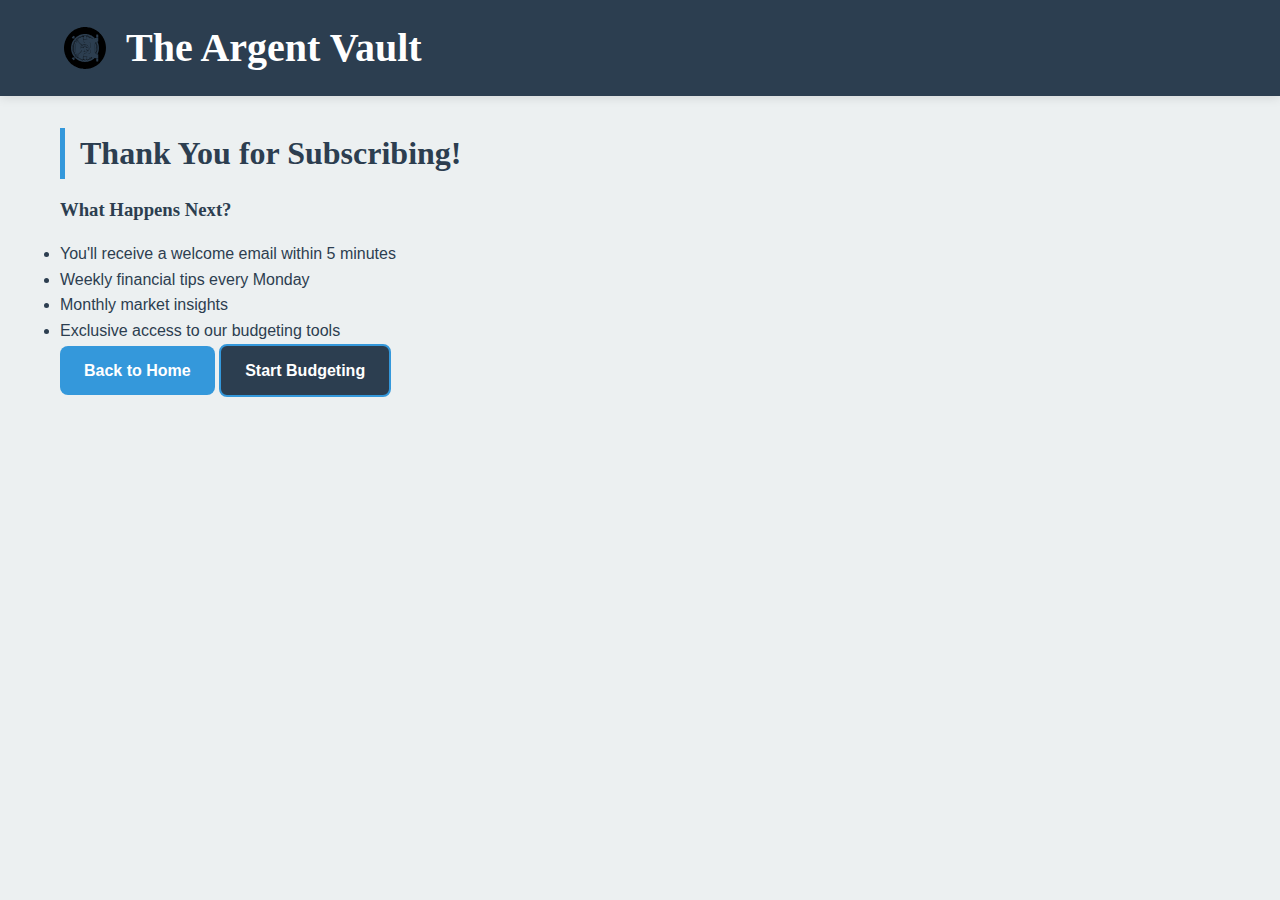
<file: week06/argent-vault/form-action.html>
<!DOCTYPE html>
<html lang="en">
<head>
    <meta charset="UTF-8">
    <meta name="viewport" content="width=device-width, initial-scale=1.0">
    <title>Form Submission Confirmation | The Argent Vault</title>
    <link rel="stylesheet" href="styles/main.css">
</head>
<body>
    <header class="main-header">
        <div class="container">
            <div class="logo">
                <img src="images/logo.svg" alt="The Argent Vault Logo" width="50" height="50">
                <h1>The Argent Vault</h1>
            </div>
        </div>
    </header>

    <main class="container">
        <section class="confirmation-section">
            <h2>Thank You for Subscribing!</h2>
            <div id="formDataDisplay" class="form-data">
                <!-- Form data will be displayed here -->
            </div>
            
            <div class="confirmation-message">
                <h3>What Happens Next?</h3>
                <ul>
                    <li>You'll receive a welcome email within 5 minutes</li>
                    <li>Weekly financial tips every Monday</li>
                    <li>Monthly market insights</li>
                    <li>Exclusive access to our budgeting tools</li>
                </ul>
                
                <a href="index.html" class="btn-primary">Back to Home</a>
                <a href="budgeting.html" class="btn-secondary">Start Budgeting</a>
            </div>
        </section>
    </main>

    <script>
        // Display form data from URL parameters
        document.addEventListener('DOMContentLoaded', function() {
            const urlParams = new URLSearchParams(window.location.search);
            const formDataDisplay = document.getElementById('formDataDisplay');
            
            if (urlParams.toString()) {
                let html = '<h3>Your Subscription Details:</h3><ul>';
                
                urlParams.forEach((value, key) => {
                    const label = key.charAt(0).toUpperCase() + key.slice(1);
                    html += `<li><strong>${label}:</strong> ${decodeURIComponent(value)}</li>`;
                });
                
                html += '</ul>';
                formDataDisplay.innerHTML = html;
            }
        });
    </script>
</body>
</html>
</file>
<file: styles/small.css>
:root {
    --body-font-family: "Montserrat", sans-serif;
    --body-font-weight: 400;
    --heading-font-family: "Shrikhand", serif;
    --heading-font-weight: 400;

    /*Colors*/
    --primary-color: #E3E1F5;
    --secondary-color: #2B2D42;
    --accent-color: #EFC88B;
}

/*For the whole site*/
* {
    font-family: var(--body-font-family);
    font-weight: var(--body-font-weight);
    box-sizing: border-box;
}

body{
    margin: 0;
    padding: 0;
}

h1 {
    font-family: var(--heading-font-family);
    font-weight: var(--heading-font-weight);
    text-transform: uppercase;
    margin-left: 15px;
    color: var(--secondary-color);
}

/*HEADER*/
header {
    display: grid;
    grid-template-columns: 30px auto 44px;
    padding: 7px 0 5px 15px;
    align-items: end;
    column-gap: 15px;
    background-color: var(--secondary-color);

}

header img {
    display: block;
    width: 100%;
    height: auto;
    padding-bottom: 5px;
}

header span {
    font-size: 1.3rem;
    font-family: var(--heading-font-family);
    font-weight: var(--heading-font-weight);
    color: var(--primary-color);
    padding-bottom: 5px;
}

/*HAMBURGER NAVIGATION*/
.hamburger {
    background: none;
    border: none;
    color: var(--primary-color);
    cursor: pointer;
    font-family: Verdana, Geneva, Tahoma, sans-serif;
}

.hamburger::before {
    content: "\2630";
    font-size: 2rem;
}

.hamburger.show::before {
    content: "\00D7";
}

/*NAVIGATION BAR*/
.navigation {
    display: none;
}

.navigation.show {
    display: block;

}

.navigation ul {
    list-style: none;
    margin: 0;
    padding: 0;
}

.navigation a {
    display: block;
    padding: 1rem 15px;
    color: var(--secondary-color);
    text-decoration: none;
    border-bottom: solid 1px #ddd;
    font-weight: 500;
}

.navigation li.current {
    background-color: #fcd08ac4;
}

.navigation a:hover {
    background-color: var(--accent-color);
}

/*MAIN*/

main {
    display: block;
}


h1 {
    grid-column: 1/4;
}

h2 {
    font-weight: 500;
    background-color: var(--accent-color);
    color: var(--secondary-color);
    padding: 0.8rem;
    margin-top: 0;
    border-radius: 0.6em;
    text-align: center;
}

section {
    border-radius: 0.9em;
    box-shadow: #2B2D4205 0px 1px 3px 0px, #1b1b2c26 0px 0px 0px 1px;
}

#about-sct {
    grid-column: 1/3;
}

#about-sct p {
    padding: 0.7rem 2rem 0.7rem 2rem;
    font-size: 16.5px;
}

#photo-sct {
    grid-column: 3/4;
}

#photo-sct img {
    display: block;
    width: 200px;
    height: auto;
    margin: auto;
    border-radius: 0.6em;
    border: 8px solid var(--accent-color);
}

#courses-sct {
    grid-column: 1/4;
    margin-bottom: 0.6em;

    display: grid;
    grid-template-columns: 1fr auto 1fr;
    justify-content: center;
    align-items: center;
}

#courses-sct h2,
#courses-sct nav,
#courses-sct span,
#courses-sct div {
    padding: 0.7rem 2rem 0.7rem 2rem;
    grid-column: 1/4;
}

#courses-sct span {
    text-align: center;
}

#courses-sct nav{
    display: flex;
    flex-wrap: wrap;
    column-gap: 1rem;
}

#courses-sct button {
    appearance: none;
    border: none;
    outline: none;
    background: none;
    height: 44px;
    padding: 0 1em 0 1em;
    border-radius: 0.6em;
    font-family: var(--body-font-family);
    font-weight: 500;
    font-size: 1em;
    color: var(--secondary-color);
    border: 1px solid var(--secondary-color);
    background-image: linear-gradient(to right, #FFF 50%, var(--secondary-color) 50%);
    background-size: 200%;
    transition: 0.4s ease-out;
}

#courses-sct button:hover{
    background-position: right;
    color: var(--primary-color);
}

#filtered-courses {
    display: grid;
    grid-template-columns: repeat(auto-fit, minmax(10em, 1fr));
    text-align: center;
    column-gap: 0.6em;
}

#filtered-courses h3 {
    background-color: var(--secondary-color);
    color: var(--primary-color);
    padding: 0.7rem 2rem 0.7rem 2rem;
    border-radius: 0.6em;
}

/*FOOTER*/
footer {
    background-color: var(--secondary-color);
    color: var(--primary-color);
    padding: 1rem 15px;
    text-align: center;
}

.social-media {
    display: flex;
    justify-content: center;
    column-gap: 8px;
}

.social-media a {
    display: flex;
    justify-content: center;
    align-items: center;
    width: 44px;
    height: 44px;
    border: solid 1px var(--accent-color);
    border-radius: 22px;
}

.social-media img {
    width: 30px;
    height: 30px;
}

.social-media a:hover {
    background-color: #1b1b2c;
}
</file>
<file: styles/large.css>
@media only screen and (min-width: 38rem) {

    header,
    main,
    nav,
    footer {
        max-width: 900px;
        margin: 0 auto;
    }

    header {
        grid-template-columns: 30px auto;
    }

    main {
        display: grid;
        grid-template-columns: 2fr auto 1fr;
        column-gap: 0.6em;
        row-gap: 0.6em;
    }

    .hamburger {
        display: none;
    }

    .navigation {
        display: block;
        border-bottom: solid 1px #eee;
    }

    .navigation ul {
        display: flex;
    }

    .navigation a {
        border: none;
    }
}
</file>
<file: week04/styles/small.css>
*{box-sizing: border-box;}
html {
  -webkit-text-size-adjust: 100%; 
  -ms-text-size-adjust: 100%;
}

h1 {
  color: #3D405B;
}

form {
    margin: 1rem 2%;
  
    label {
      display: block;
      font-size: .8rem;
      color: purple;
      padding-top: .2rem;
    }
    h3 {
      font-size: .9rem;
      color: #E07A5F;
      margin: 1.5rem 0 .2rem 0;
      border-bottom: 1px solid #eee;
    }
  
    input[type=text],
    input[type=tel],
    input[type=date],
    input[type=email],
    select {
      display: block;
      margin: .1rem 0 1rem 0 ;
      padding: .3rem;
      border: 1px solid #999;
      border-radius: 4px;
      border-left-width: 5px;
      border-left-color:#555;
      font-size: 1rem;
      color: #3D405B;
      width: 250px;
    }
  
    input:required {border-left-color: #d70000;}
    input:focus {border-left-color: black; outline:none;}
    input:required:valid{border-left-color: green;}
  
    input[type=submit] {
      border: none;
      text-align: center;
      background-color: #3D405B;
      color: white;
      border-radius: 1rem;
      padding: .75rem 1.5rem;
      margin: 2rem 0;
      font-size: 1.2rem;
      -webkit-appearance: none;
      appearance: none;
    }
  }
  input:-webkit-autofill{
    -webkit-text-fill-color: #3D405B;
  }
  
  #results {
    background-color: #F4F1DE;
    padding: 0 1rem;
    border: 1px solid #E07A5F;
    border-radius: 6px;
  }
</file>
<file: week04/styles/large.css>
@media only screen and (min-width: 38rem) {


} /*end media query*/
</file>
<file: chamber/styles/small.css>
:root {
    --body-font-family: "Montserrat", sans-serif;
    --body-font-weight: 400;
    --heading-font-family: "Shrikhand", serif;
    --heading-font-weight: 400;

    /*Colors*/
    --primary-color: #E3E1F5;
    --secondary-color: #2B2D42;
    --accent-color: #EFC88B;
}

/*For the whole site*/
* {
    font-family: var(--body-font-family);
    font-weight: var(--body-font-weight);
    box-sizing: border-box;
}

body {
    margin: 0;
    padding: 0;
}

h1 {
    font-family: var(--heading-font-family);
    font-weight: var(--heading-font-weight);
    text-transform: uppercase;
    margin-left: 15px;
    color: var(--secondary-color);
}

/*HEADER*/
header {
    display: grid;
    grid-template-columns: 30px auto 44px;
    padding: 7px 0 5px 15px;
    align-items: end;
    column-gap: 15px;
    background-color: var(--secondary-color);

}

header img {
    display: block;
    width: 100%;
    height: auto;
    padding-bottom: 5px;
}

header span {
    font-size: 1.3rem;
    font-family: var(--heading-font-family);
    font-weight: var(--heading-font-weight);
    color: var(--primary-color);
    padding-bottom: 5px;
}

/*HAMBURGER NAVIGATION*/
.hamburger {
    background: none;
    border: none;
    color: var(--primary-color);
    cursor: pointer;
    font-family: Verdana, Geneva, Tahoma, sans-serif;
}

.hamburger::before {
    content: "\2630";
    font-size: 2rem;
}

.hamburger.show::before {
    content: "\00D7";
}

/*NAVIGATION BAR*/
.navigation {
    display: none;
}

.navigation.show {
    display: block;

}

.navigation ul {
    list-style: none;
    margin: 0;
    padding: 0;
}

.navigation a {
    display: block;
    padding: 1rem 15px;
    color: var(--secondary-color);
    text-decoration: none;
    border-bottom: solid 1px #ddd;
    font-weight: 500;
}

.navigation li.current {
    background-color: #fcd08ac4;
}

.navigation a:hover {
    background-color: var(--accent-color);
}

/*MAIN*/

main {
    display: block;
}


h1 {
    grid-column: 1/4;
}

h2 {
    font-weight: 500;
    background-color: var(--accent-color);
    color: var(--secondary-color);
    padding: 0.8rem;
    margin-top: 0;
    border-radius: 0.6em;
    text-align: center;
}

section {
    border-radius: 0.9em;
    box-shadow: #2B2D4205 0px 1px 3px 0px, #1b1b2c26 0px 0px 0px 1px;
}

#about-sct {
    grid-column: 1/3;
}

#about-sct p {
    padding: 0.7rem 2rem 0.7rem 2rem;
    font-size: 16.5px;
}

#photo-sct {
    grid-column: 3/4;
}

#photo-sct img {
    display: block;
    width: 200px;
    height: auto;
    margin: auto;
    border-radius: 0.6em;
    border: 8px solid var(--accent-color);
}

#courses-sct {
    grid-column: 1/4;
    margin-bottom: 0.6em;

    display: grid;
    grid-template-columns: 1fr auto 1fr;
    justify-content: center;
    align-items: center;
}

#courses-sct h2,
#courses-sct nav,
#courses-sct span,
#courses-sct div {
    padding: 0.7rem 2rem 0.7rem 2rem;
    grid-column: 1/4;
}

#courses-sct span {
    text-align: center;
}

#courses-sct nav {
    display: flex;
    flex-wrap: wrap;
    column-gap: 1rem;
}

#courses-sct button {
    appearance: none;
    border: none;
    outline: none;
    background: none;
    height: 44px;
    padding: 0 1em 0 1em;
    border-radius: 0.6em;
    font-family: var(--body-font-family);
    font-weight: 500;
    font-size: 1em;
    color: var(--secondary-color);
    border: 1px solid var(--secondary-color);
    background-image: linear-gradient(to right, #FFF 50%, var(--secondary-color) 50%);
    background-size: 200%;
    transition: 0.4s ease-out;
    cursor: pointer;
}

#courses-sct button:hover {
    background-position: right;
    color: var(--primary-color);
}

#filtered-courses {
    display: grid;
    grid-template-columns: repeat(auto-fit, minmax(10em, 1fr));
    text-align: center;
    column-gap: 0.6em;
}

#filtered-courses h3 {
    background-color: var(--secondary-color);
    color: var(--primary-color);
    padding: 0.7rem 2rem 0.7rem 2rem;
    border-radius: 0.6em;
    cursor: pointer;
}

/*DIALOG*/
#dialog {
    border: none;
    border-radius: 0.6em;
    padding: 0;
    width: 70%;
}

#dialog div {
    display: grid;
    grid-template-columns: auto 44px;
}

#dialog h2 {
    margin: 0;
    border-radius: 0.3em;
    border-top-right-radius: 0;
    border-bottom-right-radius: 0;
    border-bottom: 1px solid #2b2d426c;
}

#dialog button {
    appearance: none;
    border: none;
    margin: 0;
    border-radius: 0.6em;
    border-top-left-radius: 0;
    border-bottom-left-radius: 0;
    background-color: var(--accent-color);
    color: var(--secondary-color);
    font-weight: 700;
    font-size: 1em;
    cursor: pointer;
    border-bottom: 1px solid #2b2d426c;
}

#dialog button:hover{
    background-color: var(--primary-color);
    transition: all 0.2s ease-in;
}

#dialog p {
    padding: 2em;
}

#dialog p::first-line{
    font-weight: bold;
    font-size: 1.5em;
    font-style: italic;
}

::backdrop{
    background-color: #2b2d426c;
}

/*FOOTER*/
footer {
    background-color: var(--secondary-color);
    color: var(--primary-color);
    padding: 1rem 15px;
    text-align: center;
}

.social-media {
    display: flex;
    justify-content: center;
    column-gap: 8px;
}

.social-media a {
    display: flex;
    justify-content: center;
    align-items: center;
    width: 44px;
    height: 44px;
    border: solid 1px var(--accent-color);
    border-radius: 22px;
}

.social-media img {
    width: 30px;
    height: 30px;
}

.social-media a:hover {
    background-color: #1b1b2c;

}
</file>
<file: chamber/styles/large.css>
@media only screen and (min-width: 38em) {

    header,
    main,
    nav,
    footer {
        max-width: 1000px;
        margin: 0 auto;
    }

    header {
        grid-template-columns: 30px auto;
    }

    footer {
        display: grid;
        grid-template-columns: 2fr auto 1.5fr;
        column-gap: 0.6em;
        padding-left: 0;
    }

    .hamburger {
        display: none;
    }

    .navigation {
        display: block;
        border-bottom: solid 1px #eee;
    }

    .navigation ul {
        display: flex;
    }

    .navigation a {
        border: none;
    }

    .list-view {
        display: flex;
        flex-direction: column;
        text-align: left;
    }

    .list-view section {
        display: grid;
        grid-template-columns: 2fr 1fr 1fr 1fr 1fr;
    }

    .info-cards {
        display: grid;
    }

    #weather-api {
        display: grid;
    }
}
</file>
<file: chamber/styles/medium.css>
@media only screen and (min-width: 38rem) {

    #discover-page .discover-cards {
        grid-template-areas:
            "photo name"
            "photo description"
            "photo address"
            "photo learnbtn";
    }

    main {
        max-width: 1000px;
        margin: 0 auto;
    }

    header {
        grid-template-columns: 30px auto;
    }

    footer {
        display: grid;
        grid-template-columns: 1.5fr auto 1.5fr;
        column-gap: 0.6em;
        padding-left: 0;
    }

    .hamburger {
        display: none;
    }

    .navigation {
        display: block;
        border-bottom: solid 1px #eee;
    }

    .navigation ul {
        display: flex;
    }

    .navigation a {
        border: none;
    }

    .list-view {
        display: flex;
        flex-direction: column;
        text-align: left;
    }

    .list-view section {
        display: grid;
        grid-template-columns: 2fr 1fr 1fr 1fr 1fr;
    }

    .info-cards {
        display: grid;
    }

    #weather-api {
        display: grid;
    }

    #joinPage {
        display: grid;
        grid-template-columns: 1fr 1fr;
    }
}
</file>
<file: week02/styles/prophets.css>
:root {
    --body-font-family: "Montserrat", sans-serif;
    --body-font-weight: 400;
    --heading-font-family: "Shrikhand", serif;
    --heading-font-weight: 400;

    /*Colors*/
    --primary-color: #E3E1F5;
    --secondary-color: #2B2D42;
    --accent-color: #EFC88B;
}

/*For the whole site*/
* {
    font-family: var(--body-font-family);
    font-weight: var(--body-font-weight);
    box-sizing: border-box;
}

header{
    text-align: center;
    background-color: var(--secondary-color);
    border-radius: 0.6em;
}

header h1, #cards h2{
    font-family: var(--heading-font-family);
    font-weight: var(--heading-font-weight);
}

header h1{
    color: var(--primary-color);
    padding: 0.8em;
}

#cards {
    display: grid;
    grid-template-columns: repeat(auto-fit, minmax(390px, 1fr));
    text-align: center;
    column-gap: 1em;
    row-gap: 1em;
    align-items: center;
    justify-content: center;
    padding: 1em;
}

#cards h2{
    font-size: 27px;
}

#cards section{
    border-radius: 0.6em;
    padding: 1em;
    background-color: var(--accent-color);
}

#cards section:hover{
    transform: scale(1.03);
}
#cards p{
    font-size: 16px;
}

#cards img{
    box-shadow: rgba(2, 2, 2, 0.726) 0px 2px 8px 0px;
}

footer {
    text-align: center;
    background-color: var(--primary-color);
    padding: 1em;
    color: var(--secondary-color);
}
</file>
<file: week06/argent-vault/styles/main.css>
/* CSS Variables */
:root {
    --primary-color: #2c3e50;
    --secondary-color: #3498db;
    --accent-color: #e74c3c;
    --background-color: #ecf0f1;
    --text-color: #2c3e50;
    --light-gray: #f8f9fa;
    --dark-gray: #7f8c8d;
    --success-color: #27ae60;
    --warning-color: #f39c12;
    
    --font-heading: Georgia, 'Times New Roman', serif;
    --font-body: 'Segoe UI', Tahoma, Geneva, Verdana, sans-serif;
    
    --shadow: 0 2px 10px rgba(0,0,0,0.1);
    --radius: 8px;
    --transition: all 0.3s ease;
}

/* Reset and Base Styles */
* {
    margin: 0;
    padding: 0;
    box-sizing: border-box;
}

body {
    font-family: var(--font-body);
    color: var(--text-color);
    background-color: var(--background-color);
    line-height: 1.6;
}

.container {
    max-width: 1200px;
    margin: 0 auto;
    padding: 0 20px;
}

/* Typography */
h1, h2, h3, h4, h5, h6 {
    font-family: var(--font-heading);
    color: var(--primary-color);
    margin-bottom: 1rem;
}

h1 {
    font-size: 2.5rem;
    border-bottom: 3px solid var(--secondary-color);
    padding-bottom: 10px;
}

h2 {
    font-size: 2rem;
    border-left: 5px solid var(--secondary-color);
    padding-left: 15px;
    margin: 2rem 0 1rem;
}

/* Header and Navigation */
.main-header {
    background-color: var(--primary-color);
    color: white;
    padding: 1rem 0;
    position: sticky;
    top: 0;
    z-index: 1000;
    box-shadow: var(--shadow);
}

.header-container {
    display: flex;
    justify-content: space-between;
    align-items: center;
}

.logo {
    display: flex;
    align-items: center;
    gap: 1rem;
}

.logo h1 {
    color: white;
    border: none;
    margin: 0;
    padding: 0;
}

.hamburger {
    display: none;
    background: none;
    border: none;
    cursor: pointer;
    flex-direction: column;
    gap: 4px;
    padding: 5px;
}

.hamburger span {
    display: block;
    width: 25px;
    height: 3px;
    background-color: white;
    transition: var(--transition);
}

.main-nav {
    display: block;
}

.nav-list {
    display: flex;
    list-style: none;
    gap: 2rem;
    align-items: center;
}

.nav-list a {
    color: white;
    text-decoration: none;
    font-weight: 500;
    padding: 0.5rem 1rem;
    border-radius: var(--radius);
    transition: var(--transition);
}

.nav-list a:hover {
    background-color: var(--secondary-color);
}

.nav-list a.active {
    background-color: var(--secondary-color);
}

/* Buttons */
.btn-primary, .btn-secondary {
    padding: 0.75rem 1.5rem;
    border: none;
    border-radius: var(--radius);
    font-weight: 600;
    cursor: pointer;
    transition: var(--transition);
    text-decoration: none;
    display: inline-block;
}

.btn-primary {
    background-color: var(--secondary-color);
    color: white;
}

.btn-primary:hover {
    background-color: #2980b9;
    transform: translateY(-2px);
    box-shadow: var(--shadow);
}

.btn-secondary {
    background-color: var(--primary-color);
    color: white;
    border: 2px solid var(--secondary-color);
}

.btn-secondary:hover {
    background-color: var(--secondary-color);
}

/* Hero Section */
.hero {
    background: linear-gradient(135deg, var(--primary-color), var(--secondary-color));
    color: white;
    padding: 4rem 0;
}

.hero .container {
    display: grid;
    grid-template-columns: 1fr 1fr;
    gap: 3rem;
    align-items: center;
}

.hero h2 {
    color: white;
    border: none;
    font-size: 3rem;
    padding: 0;
}

.hero-image img {
    max-width: 100%;
    height: auto;
}

/* Grid Layouts */
.topics-grid, .articles-grid, .content-grid {
    display: grid;
    grid-template-columns: repeat(auto-fit, minmax(300px, 1fr));
    gap: 2rem;
    margin: 2rem 0;
}

.article-card, .content-card {
    background: white;
    border-radius: var(--radius);
    overflow: hidden;
    box-shadow: var(--shadow);
    transition: var(--transition);
}

.article-card:hover, .content-card:hover {
    transform: translateY(-5px);
    box-shadow: 0 5px 15px rgba(0,0,0,0.2);
}

.article-card img {
    width: 100%;
    height: 200px;
    object-fit: cover;
}

.article-content, .content-card {
    padding: 1.5rem;
}

.read-more {
    color: var(--secondary-color);
    text-decoration: none;
    font-weight: 600;
    display: inline-block;
    margin-top: 1rem;
}

/* Forms */
.newsletter-form, #riskAssessmentForm {
    max-width: 600px;
    margin: 2rem auto;
    background: white;
    padding: 2rem;
    border-radius: var(--radius);
    box-shadow: var(--shadow);
}

.form-group {
    margin-bottom: 1.5rem;
    position: relative;
}

.form-group input, .form-group select {
    width: 100%;
    padding: 0.75rem;
    border: 2px solid var(--dark-gray);
    border-radius: var(--radius);
    font-size: 1rem;
    transition: var(--transition);
}

.form-group input:focus, .form-group select:focus {
    outline: none;
    border-color: var(--secondary-color);
}

.form-group label {
    position: absolute;
    top: -10px;
    left: 10px;
    background: white;
    padding: 0 5px;
    color: var(--secondary-color);
    font-size: 0.9rem;
}

/* Footer */
.main-footer {
    background-color: var(--primary-color);
    color: white;
    padding: 3rem 0;
    margin-top: 4rem;
}

.footer-grid {
    display: grid;
    grid-template-columns: repeat(auto-fit, minmax(250px, 1fr));
    gap: 2rem;
}

.footer-section h3, .footer-section h4 {
    color: white;
    border: none;
    padding: 0;
    margin-bottom: 1rem;
}

.footer-section ul {
    list-style: none;
}

.footer-section a {
    color: #bdc3c7;
    text-decoration: none;
    transition: var(--transition);
}

.footer-section a:hover {
    color: white;
    padding-left: 5px;
}

/* Utility Classes */
.hidden {
    display: none !important;
}

.text-center {
    text-align: center;
}

.mt-2 { margin-top: 2rem; }
.mb-2 { margin-bottom: 2rem; }
.mt-4 { margin-top: 4rem; }
.mb-4 { margin-bottom: 4rem; }
</file>
